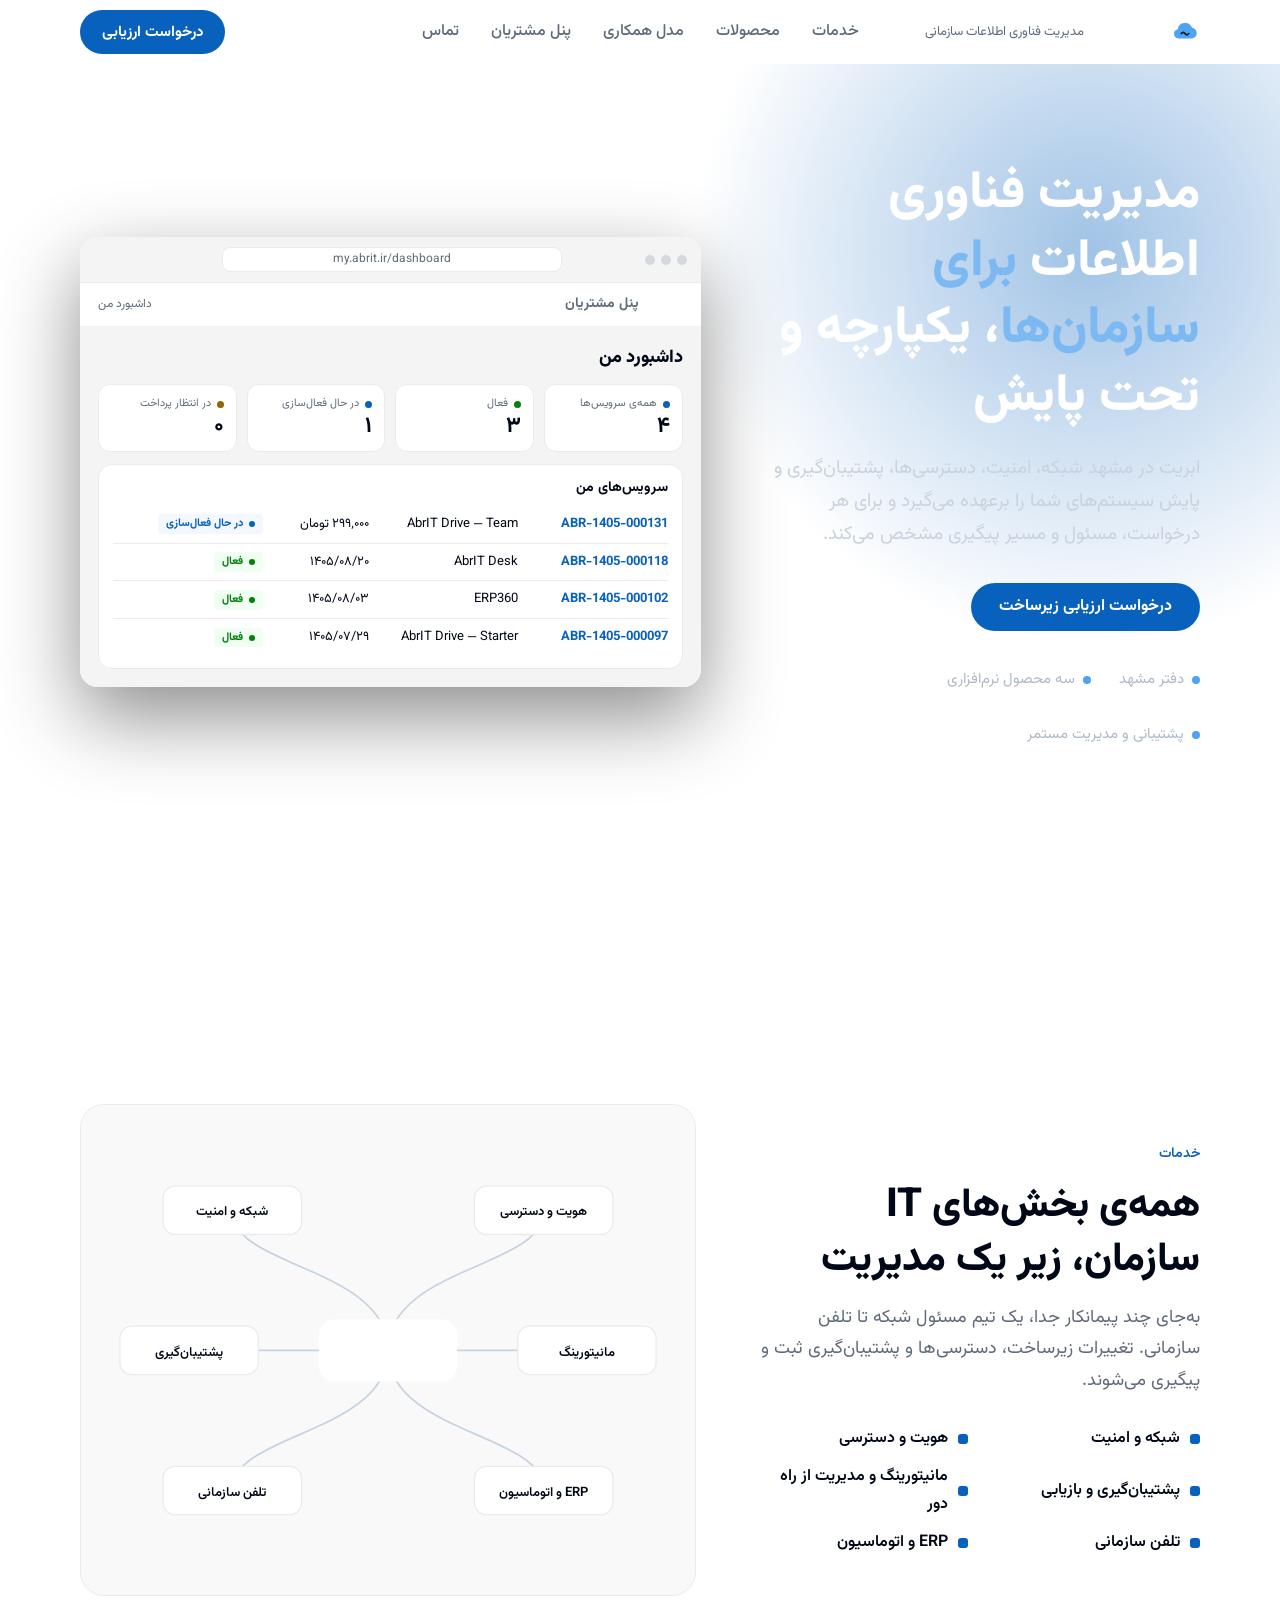
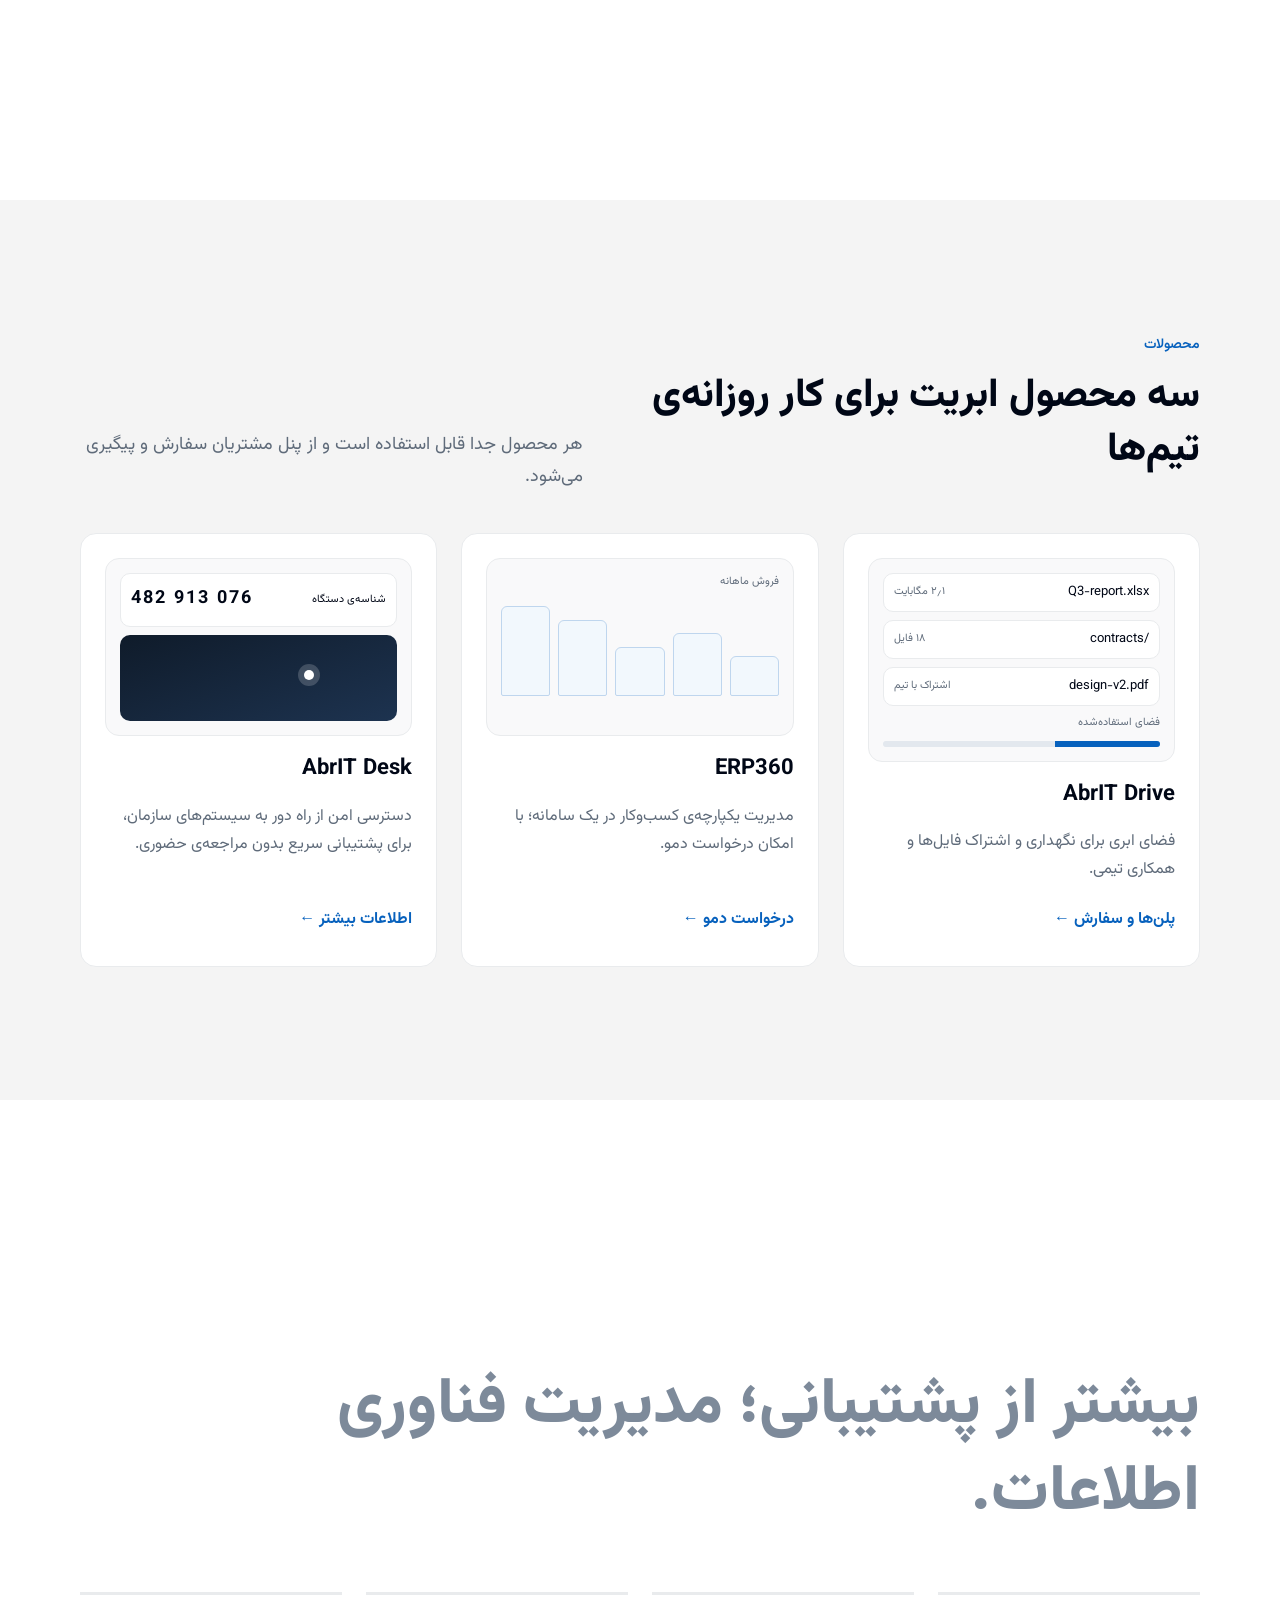
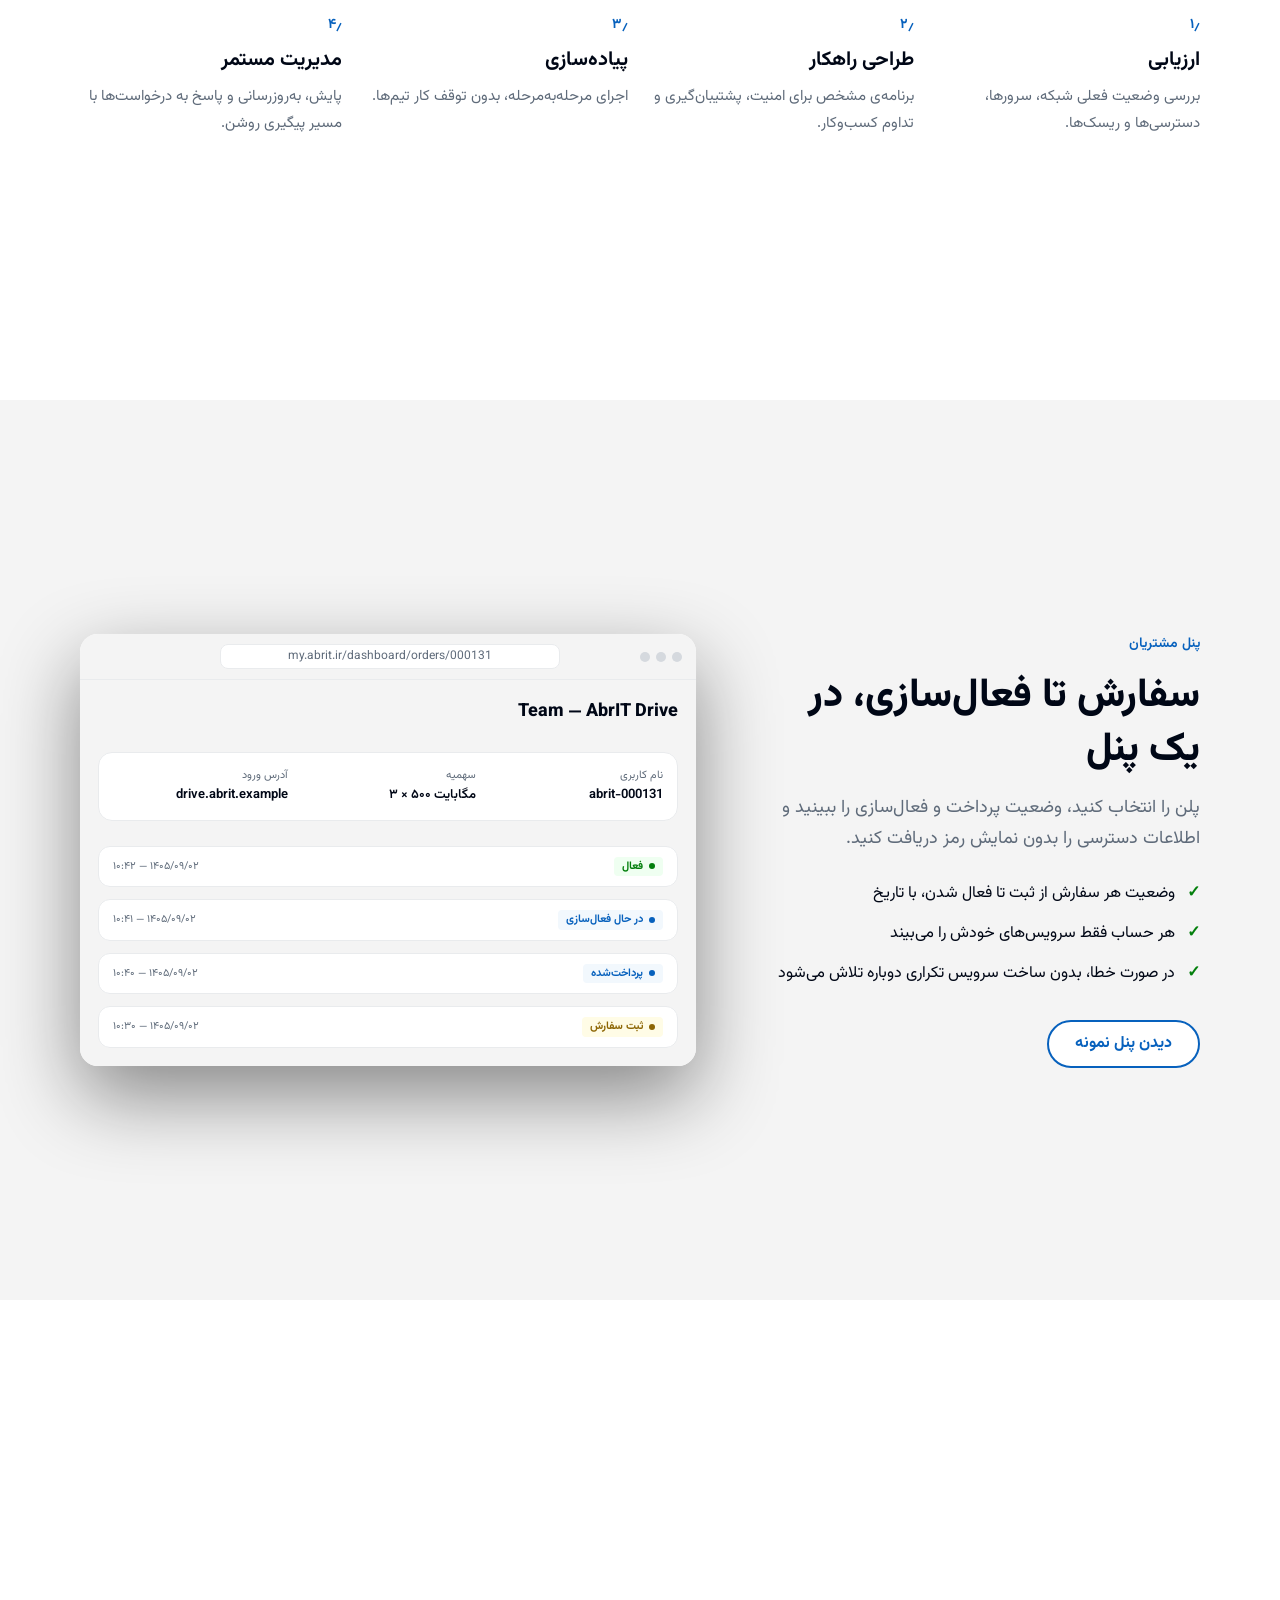
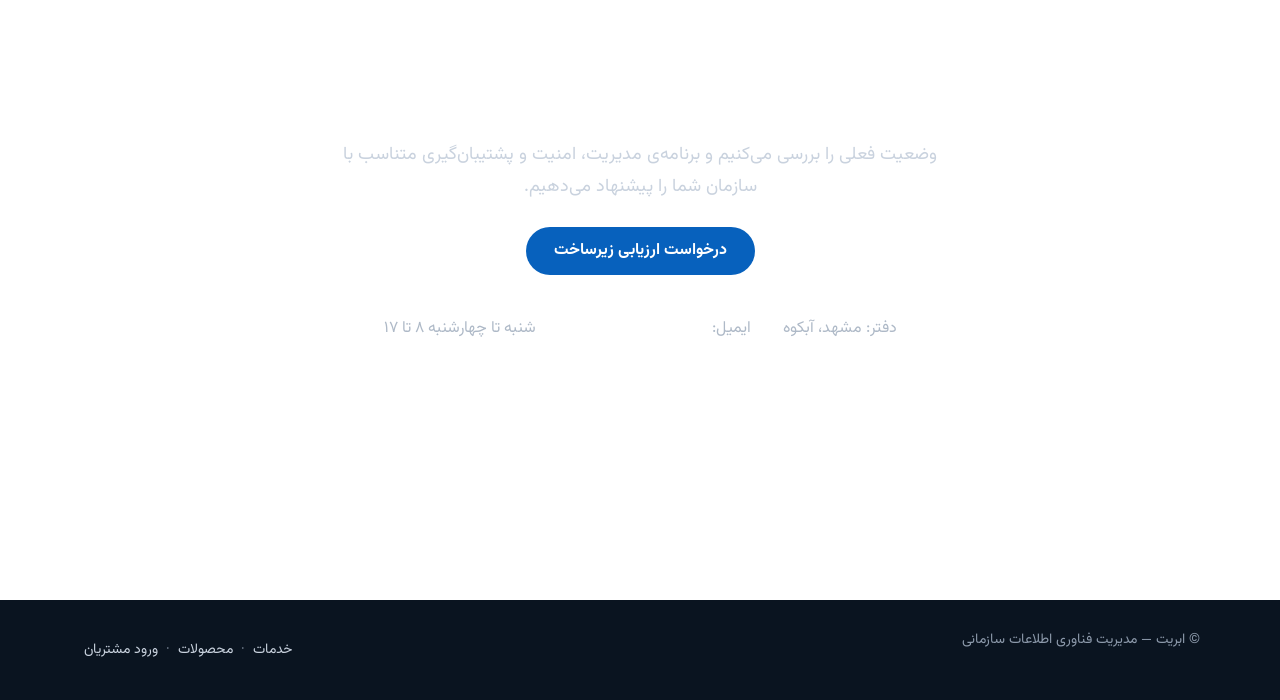
<file: landing/index.html>
<!DOCTYPE html>
<html lang="fa" dir="rtl" data-type="software" data-radius="soft" data-buttons="pill" data-motion="on">
<head>
<meta charset="utf-8">
<meta name="viewport" content="width=device-width, initial-scale=1">
<title>ابریت — مدیریت فناوری اطلاعات سازمانی در مشهد</title>
<meta name="description" content="ابریت شبکه، امنیت، دسترسی‌ها، پشتیبان‌گیری و پایش فناوری اطلاعات سازمان شما را مدیریت می‌کند؛ با محصولات AbrIT Drive، ERP360 و AbrIT Desk.">
<meta name="page-type" content="software">
<meta name="site-kind" content="software">
<meta name="theme-color" content="#0F1B2A">
<meta property="og:title" content="ابریت — مدیریت فناوری اطلاعات سازمانی">
<meta property="og:description" content="بیشتر از پشتیبانی؛ مدیریت فناوری اطلاعات. ارزیابی، طراحی راهکار، پیاده‌سازی و مدیریت مستمر.">
<meta property="og:type" content="website">
<meta property="og:locale" content="fa_IR">
<link rel="icon" href="data:image/svg+xml,%3Csvg xmlns='http://www.w3.org/2000/svg' viewBox='0 0 28 28'%3E%3Cpath d='M8 20h12a5 5 0 0 0 .6-9.96A7 7 0 0 0 7.2 11.5 4.3 4.3 0 0 0 8 20Z' fill='%230761BD'/%3E%3C/svg%3E">
<link rel="stylesheet" href="../design-system/tokens.css">
<!--
  Concept landing page prepared for the AbrIT technical evaluation (not an official AbrIT page).
  Plan
  1. kind: software (managed IT services + own software products), page type software, site-kind software
  2. deal: client palette from design-system (navy #0F1B2A + blue #0761BD: infrastructure, trust; no violet),
     type Vazirmatn (single family, Persian), radius soft, buttons pill, hero = dark split with live app-frame
     (the customer panel), ground = dark hero with a faint dot grid (CSS), effect = none (perf), moments = 1
     (type-led statement with word highlight inside its own section), nav centre, footer dark, close type.
  Sections (1440x900): hero(1) · services hub diagram(1) · products with UI fragments(1) · model + statement moment(1) · panel(1) · close+footer(1)
  Facts used are only those published on abrit.ir; no figures, customers or quotes are invented.
-->
<style>
/* ---------- base ---------- */
*{box-sizing:border-box}
html{scroll-behavior:smooth;scroll-padding-top:calc(var(--abr-nav-h) + 8px)}
body{margin:0;font-family:var(--abr-font);font-size:16px;line-height:1.75;color:var(--abr-text);background:var(--abr-surface);-webkit-font-smoothing:antialiased}
img,svg{display:block}
a{color:var(--abr-link)}
:focus-visible{outline:none;box-shadow:var(--abr-focus-ring);border-radius:6px}
.sr-only{position:absolute!important;width:1px;height:1px;overflow:hidden;clip:rect(0,0,0,0);white-space:nowrap}
.skip{position:fixed;inset-inline-start:16px;top:-80px;z-index:999;background:#fff;color:var(--abr-primary);padding:12px 18px;border-radius:10px;font-weight:700;text-decoration:none}
.skip:focus{top:12px}
bdi.ltr{direction:ltr;unicode-bidi:isolate}

.wrap{width:100%;max-width:calc(var(--abr-content-max) + 2*var(--abr-page-pad-x));margin-inline:auto;padding-inline:var(--abr-page-pad-x)}
main>section{min-height:100svh;display:flex;align-items:center;padding-block:96px}
main>section>.wrap{width:100%}
.eyebrow{font-size:14px;font-weight:600;color:var(--abr-primary);margin:0 0 12px}
h2{font-size:40px;line-height:1.35;font-weight:800;margin:0 0 16px;letter-spacing:0}
.lead{font-size:18px;color:var(--abr-text-2);max-width:620px;margin:0}

/* ---------- buttons ---------- */
.btn{display:inline-flex;align-items:center;justify-content:center;gap:8px;min-height:48px;padding:10px 26px;border-radius:var(--abr-radius-pill);font:700 16px/1.4 var(--abr-font);text-decoration:none;border:2px solid transparent;cursor:pointer;transition:transform var(--abr-dur-fast) var(--abr-ease),background var(--abr-dur-base) var(--abr-ease),box-shadow var(--abr-dur-base) var(--abr-ease)}
.btn--primary{background:var(--abr-primary);color:#fff}
.btn--primary:hover{background:var(--abr-primary-hover);transform:translateY(-1px);box-shadow:var(--abr-shadow-2)}
.btn--ghost{background:transparent;color:#fff;border-color:rgba(255,255,255,.45)}
.btn--ghost:hover{border-color:#fff;transform:translateY(-1px)}
.btn--outline{background:#fff;color:var(--abr-primary);border-color:var(--abr-primary)}
.btn--outline:hover{background:var(--abr-primary-soft);transform:translateY(-1px)}
.btn:active{transform:translateY(0) scale(.98)}
.link{color:var(--abr-primary);font-weight:700;text-decoration:none;background:linear-gradient(currentColor,currentColor) 100% 100%/0 2px no-repeat;transition:background-size var(--abr-dur-base) var(--abr-ease);display:inline-flex;align-items:center;min-height:44px}
.link:hover{background-size:100% 2px}

/* ---------- nav ---------- */
.nav{position:fixed;inset-inline:0;top:0;z-index:var(--abr-z-nav);height:64px;background:var(--abr-nav-bg);transition:background var(--abr-dur-base) var(--abr-ease),box-shadow var(--abr-dur-base)}
.nav.solid{background:rgba(15,27,42,.92);backdrop-filter:blur(10px);box-shadow:0 1px 0 rgba(255,255,255,.08)}
.nav .wrap{height:100%;display:grid;grid-template-columns:1fr auto 1fr;align-items:center;gap:24px}
.brand{display:flex;align-items:center;gap:10px;color:#fff;font-weight:800;font-size:22px;text-decoration:none;min-height:44px;letter-spacing:.5px}
.brand small{font-weight:400;font-size:13px;color:var(--abr-nav-muted);letter-spacing:0}
.nav__links{display:flex;gap:4px;list-style:none;margin:0;padding:0}
.nav__links a{display:inline-flex;align-items:center;min-height:44px;padding:0 14px;color:var(--abr-nav-muted);text-decoration:none;font-weight:500;border-radius:999px;transition:color var(--abr-dur-fast),background var(--abr-dur-fast)}
.nav__links a:hover{color:#fff;background:rgba(255,255,255,.08)}
.nav__end{display:flex;justify-content:flex-end;gap:12px;align-items:center}
.nav__end .btn{min-height:44px;padding:8px 20px;font-size:15px}
.nav__login{color:#fff;text-decoration:none;font-weight:600;min-height:44px;display:inline-flex;align-items:center;padding:0 8px}
.burger{display:none;background:none;border:0;color:#fff;width:44px;height:44px;border-radius:10px;cursor:pointer}

/* ---------- hero ---------- */
.hero{background:var(--abr-nav-bg);color:#fff;position:relative;overflow:hidden;padding-top:120px!important}
.hero::before{content:"";position:absolute;inset:0;background-image:radial-gradient(rgba(255,255,255,.09) 1px,transparent 1px);background-size:28px 28px;mask-image:linear-gradient(to bottom,#000 30%,transparent 95%)}
.hero::after{content:"";position:absolute;width:900px;height:900px;inset-inline-start:-260px;top:-200px;background:radial-gradient(circle,rgba(7,97,189,.38),transparent 62%);pointer-events:none}
.hero .wrap{position:relative;z-index:1;display:grid;grid-template-columns:minmax(0,5fr) minmax(0,7fr);gap:56px;align-items:center}
.hero h1{font-size:52px;line-height:1.3;font-weight:800;margin:0 0 20px}
.hero h1 span{color:#7CB8F2}
.hero__lead{font-size:19px;color:#C9D2DE;margin:0 0 32px;max-width:520px}
.hero__actions{display:flex;gap:14px;flex-wrap:wrap}
.hero__fact{margin-top:36px;display:flex;gap:28px;flex-wrap:wrap;color:#AEB9C7;font-size:15px;padding:0;list-style:none}
.hero__fact li{display:flex;gap:8px;align-items:center}
.hero__fact li::before{content:"";width:8px;height:8px;border-radius:50%;background:#4FA3F0}

/* app frame (live UI of the customer panel) */
.app-frame{background:#fff;color:var(--abr-text);border-radius:18px;box-shadow:0 30px 80px rgba(0,0,0,.45),0 0 0 1px rgba(255,255,255,.08);overflow:hidden;font-size:13px;line-height:1.6}
.app-frame__bar{display:flex;align-items:center;justify-content:space-between;gap:10px;background:#F4F4F4;padding:10px 14px;border-bottom:1px solid var(--abr-border)}
.dots{display:flex;gap:6px;direction:ltr}.dots i{width:10px;height:10px;border-radius:50%;background:#D5D9DE}
.url{flex:1;max-width:340px;background:#fff;border:1px solid var(--abr-border);border-radius:8px;padding:2px 10px;color:var(--abr-text-2);font-size:12px;text-align:center}
.app-nav{background:var(--abr-nav-bg);color:#fff;display:flex;justify-content:space-between;align-items:center;padding:10px 18px;font-size:12px}
.app-nav b{font-size:14px}
.app-nav span{color:var(--abr-nav-muted)}
.app-body{padding:18px;background:var(--abr-bg);display:flex;flex-direction:column;gap:12px}
.app-title{font-size:18px;font-weight:800;margin:0}
.stats{display:grid;grid-template-columns:repeat(4,1fr);gap:10px}
.stat{background:#fff;border:1px solid var(--abr-border);border-radius:12px;padding:10px 12px}
.stat span{color:var(--abr-text-2);font-size:11px;display:flex;align-items:center;gap:6px}
.stat span::before{content:"";width:7px;height:7px;border-radius:50%;background:var(--c,#0761BD)}
.stat b{font-size:22px;line-height:1.3}
.tbl{background:#fff;border:1px solid var(--abr-border);border-radius:14px;padding:12px 14px}
.tbl-title{margin:0 0 6px;font-size:14px;font-weight:700}
.row{display:grid;grid-template-columns:1.3fr 1.3fr .9fr 1.4fr;gap:10px;align-items:center;padding:8px 0;border-top:1px solid var(--abr-border)}
.row:first-of-type{border-top:0}
.row .id{color:var(--abr-link);font-weight:700;direction:ltr;text-align:right}
.badge{display:inline-flex;align-items:center;gap:6px;padding:1px 8px;border-radius:4px;font-size:11px;font-weight:700;white-space:nowrap;justify-self:start}
.badge::before{content:"";width:6px;height:6px;border-radius:50%;background:currentColor}
.b-ok{color:var(--abr-success);background:var(--abr-success-bg)}.b-wait{color:var(--abr-warning);background:var(--abr-warning-bg)}.b-run{color:var(--abr-info);background:var(--abr-info-bg)}
.live .badge.b-run{animation:pulseBadge 3s var(--abr-ease) infinite}
@keyframes pulseBadge{0%,100%{opacity:1}50%{opacity:.55}}

/* ---------- services (hub diagram) ---------- */
.services .wrap{display:grid;grid-template-columns:minmax(0,5fr) minmax(0,7fr);gap:64px;align-items:center}
.svc-list{list-style:none;margin:28px 0 0;padding:0;display:grid;grid-template-columns:1fr 1fr;gap:10px 24px}
.svc-list li{display:flex;gap:10px;align-items:center;font-weight:600}
.svc-list li::before{content:"";width:10px;height:10px;border-radius:3px;background:var(--abr-primary);flex:none}
.hub{background:var(--abr-subtle);border:1px solid var(--abr-border);border-radius:24px;padding:24px;aspect-ratio:1.25}
.hub svg{width:100%;height:100%}
.hub .line{stroke:#C7D3E0;stroke-width:2;fill:none}
.hub .pulse{stroke:var(--abr-primary);stroke-width:3;fill:none;stroke-linecap:round;stroke-dasharray:14 400;animation:run 3.2s linear infinite}
@keyframes run{from{stroke-dashoffset:414}to{stroke-dashoffset:0}}
.hub:hover .pulse{animation-duration:2.4s}
.hub .node rect{fill:#fff;stroke:var(--abr-border);stroke-width:1.5}
.hub .node text{font:600 15px var(--abr-font);fill:var(--abr-text)}
.hub .core rect{fill:var(--abr-nav-bg)}
.hub .core text{fill:#fff;font:800 20px var(--abr-font)}

/* ---------- products ---------- */
.products{background:var(--abr-bg)}
.products__head{display:flex;justify-content:space-between;align-items:end;gap:32px;margin-bottom:40px}
.cards{display:grid;grid-template-columns:repeat(3,1fr);gap:24px}
.card{background:#fff;border:1px solid var(--abr-border);border-radius:var(--abr-radius-lg);padding:24px;display:flex;flex-direction:column;gap:14px;text-decoration:none;color:inherit;transition:transform var(--abr-dur-base) var(--abr-ease),box-shadow var(--abr-dur-base) var(--abr-ease)}
a.card:hover{transform:translateY(-2px);box-shadow:var(--abr-shadow-2)}
.card h3{margin:0;font-size:22px}
.card p{margin:0;color:var(--abr-text-2)}
.card .link{margin-top:auto}
.frag{background:var(--abr-subtle);border:1px solid var(--abr-border);border-radius:14px;padding:14px;font-size:13px;min-height:178px;display:flex;flex-direction:column;gap:8px}
.file{display:flex;justify-content:space-between;align-items:center;background:#fff;border:1px solid var(--abr-border);border-radius:10px;padding:7px 10px}
.file span{direction:ltr}
.file small{color:var(--abr-text-2)}
.quota{height:6px;border-radius:3px;background:#E3E8EE;overflow:hidden}
.quota i{display:block;height:100%;width:38%;background:var(--abr-primary);animation:fill 3.6s var(--abr-ease) infinite alternate}
@keyframes fill{from{width:22%}to{width:38%}}
.bars{display:flex;gap:8px;align-items:end;height:96px;padding-top:6px}
.bars i{flex:1;background:var(--abr-primary-soft);border:1px solid #BFD6EE;border-radius:6px 6px 2px 2px;transform-origin:bottom;animation:grow 3s var(--abr-ease) infinite alternate}
.bars i:nth-child(2){animation-delay:.2s}.bars i:nth-child(3){animation-delay:.4s}.bars i:nth-child(4){animation-delay:.6s}.bars i:nth-child(5){animation-delay:.8s}
@keyframes grow{from{transform:scaleY(.6)}to{transform:scaleY(1)}}
.desk-id{display:flex;gap:8px;align-items:center;justify-content:space-between;background:#fff;border:1px solid var(--abr-border);border-radius:10px;padding:10px}
.desk-id b{direction:ltr;font-size:18px;letter-spacing:2px}
.desk-screen{flex:1;border-radius:10px;background:linear-gradient(160deg,#0F1B2A,#1d3350);position:relative;overflow:hidden}
.desk-screen::after{content:"";position:absolute;width:10px;height:10px;border-radius:50%;background:#fff;box-shadow:0 0 0 6px rgba(255,255,255,.18);top:40%;inset-inline-start:30%;animation:cursor 3.4s var(--abr-ease) infinite}
@keyframes cursor{0%{transform:translate(0,0)}50%{transform:translate(60px,22px)}100%{transform:translate(0,0)}}

/* ---------- model + statement moment ---------- */
.model .wrap{display:flex;flex-direction:column;gap:56px}
.statement{font-size:64px;line-height:1.35;font-weight:800;margin:0;max-width:1100px}
.statement .w{color:#7D8A9A;transition:color var(--abr-dur-slow) var(--abr-ease)}
.statement .w.on{color:var(--abr-text)}
.statement .w.on.accent{color:var(--abr-primary)}
.steps{list-style:none;margin:0;padding:0;display:grid;grid-template-columns:repeat(4,1fr);gap:24px;counter-reset:st}
.steps li{border-top:3px solid var(--abr-border);padding-top:18px;counter-increment:st}
.steps li::before{content:counter(st,persian) "٫";display:block;font-size:14px;font-weight:700;color:var(--abr-primary);margin-bottom:6px}
.steps h3{margin:0 0 6px;font-size:20px}
.steps p{margin:0;color:var(--abr-text-2);font-size:15px}

/* ---------- panel ---------- */
.panel{background:var(--abr-bg)}
.panel .wrap{display:grid;grid-template-columns:minmax(0,5fr) minmax(0,7fr);gap:64px;align-items:center}
.checks{list-style:none;padding:0;margin:24px 0 32px;display:flex;flex-direction:column;gap:12px}
.checks li{display:flex;gap:12px;align-items:flex-start}
.checks li::before{content:"✓";color:var(--abr-success);font-weight:800;line-height:1.75}
.timeline{display:flex;flex-direction:column;gap:12px}
.tl{display:flex;gap:12px;align-items:center;justify-content:space-between;background:#fff;border:1px solid var(--abr-border);border-radius:12px;padding:10px 14px}
.tl small{color:var(--abr-text-2)}
.kv{display:grid;grid-template-columns:repeat(3,1fr);gap:12px;background:#fff;border:1px solid var(--abr-border);border-radius:14px;padding:14px}
.kv dt{font-size:11px;color:var(--abr-text-2)}.kv dd{margin:0;font-weight:600;direction:ltr;text-align:right}

/* ---------- close + footer ---------- */
.close{background:var(--abr-nav-bg);color:#fff;text-align:center}
.close .wrap{display:flex;flex-direction:column;align-items:center;gap:24px}
.close h2{font-size:56px;max-width:900px}
.close p{color:#C9D2DE;font-size:18px;max-width:640px;margin:0}
.contact{display:flex;gap:32px;flex-wrap:wrap;justify-content:center;color:#AEB9C7;list-style:none;padding:0;margin:8px 0 0}
.contact a{color:#fff;display:inline-flex;align-items:center;min-height:44px}
.contact li{display:flex;align-items:center;gap:6px}
footer{background:#0A1420;color:#8C99AA;font-size:14px;padding:28px 0}
footer .wrap{display:flex;justify-content:space-between;gap:16px;flex-wrap:wrap}
footer a{color:#C9D2DE;text-decoration:none;display:inline-flex;align-items:center;min-height:44px;padding-inline:4px}
footer a:hover{color:#fff}

/* ---------- entrance (hero only, once) ---------- */
[data-enter] .enter{opacity:0;transform:translateY(14px);animation:enter .7s var(--abr-ease) forwards}
[data-enter] .enter:nth-child(2){animation-delay:.08s}[data-enter] .enter:nth-child(3){animation-delay:.16s}[data-enter] .enter:nth-child(4){animation-delay:.24s}
[data-enter] .app-frame.enter{animation-delay:.25s}
@keyframes enter{to{opacity:1;transform:none}}

/* ---------- responsive ---------- */
@media (max-width:1024px){
  :root{--abr-page-pad-x:32px}
  .hero .wrap,.services .wrap,.panel .wrap{grid-template-columns:1fr;gap:40px}
  .hero h1{font-size:42px}
  .cards{grid-template-columns:1fr 1fr}
  .steps{grid-template-columns:1fr 1fr}
  .statement{font-size:48px}
  .nav__links{display:none}
  .nav .wrap{display:flex;justify-content:space-between}
  .nav .wrap>nav{flex:0 0 0;width:0}
  .nav__end .btn{display:none}
  .burger{display:inline-grid;place-items:center}
  .menu-open .nav__links{display:flex;position:fixed;inset:64px 0 0;flex-direction:column;background:var(--abr-nav-bg);padding:24px var(--abr-page-pad-x);gap:8px}
  .menu-open .nav__links a{font-size:22px;color:#fff}
}
@media (max-width:640px){
  :root{--abr-page-pad-x:16px}
  main>section{padding-block:72px;min-height:100svh}
  .frag{min-height:130px}
  .cards{gap:16px}
  .hero{min-height:100svh!important}
  .hero h1{font-size:32px}
  .hero__lead{font-size:17px}
  h2{font-size:28px}
  .hero__actions .btn,.close .btn{width:100%}
  .cards,.steps,.svc-list{grid-template-columns:1fr}
  .stats{grid-template-columns:1fr 1fr}
  .row{grid-template-columns:1fr 1fr}
  .row .hide-sm{display:none}
  .statement{font-size:34px}
  .close h2{font-size:34px}
  .kv{grid-template-columns:1fr 1fr}
  .products__head{flex-direction:column;align-items:flex-start}
  .nav__login{display:none}
  .brand small{display:none}
}
@media (prefers-reduced-motion: reduce){
  *,*::before,*::after{animation:none!important;transition:none!important}
  [data-enter] .enter{opacity:1;transform:none}
  .statement .w{color:var(--abr-text)}
  html{scroll-behavior:auto}
}
</style>
</head>
<body>
<a class="skip" href="#main">پرش به محتوای اصلی</a>

<header class="nav" id="nav">
  <div class="wrap">
    <a class="brand" href="#top" aria-label="ابریت، صفحه‌ی اصلی">
      <svg width="30" height="30" viewBox="0 0 28 28" fill="none" aria-hidden="true"><path d="M8 20h12a5 5 0 0 0 .6-9.96A7 7 0 0 0 7.2 11.5 4.3 4.3 0 0 0 8 20Z" fill="#4FA3F0"/><path d="M10.5 15.5c1.2-1.6 2.3-1.6 3.5 0s2.3 1.6 3.5 0" stroke="#0F1B2A" stroke-width="1.6" stroke-linecap="round"/></svg>
      ABRIT <small>مدیریت فناوری اطلاعات سازمانی</small>
    </a>
    <nav aria-label="منوی اصلی"><ul class="nav__links" id="menu">
      <li><a href="#services">خدمات</a></li><li><a href="#products">محصولات</a></li><li><a href="#model">مدل همکاری</a></li><li><a href="#panel">پنل مشتریان</a></li><li><a href="#contact">تماس</a></li>
    </ul></nav>
    <div class="nav__end">
      <a class="nav__login" href="../docs/prototype/index.html#d7">ورود مشتریان</a>
      <a class="btn btn--primary" href="#contact">درخواست ارزیابی</a>
      <button class="burger" type="button" aria-label="منو" aria-expanded="false" aria-controls="menu"><svg width="22" height="22" viewBox="0 0 24 24" fill="none" aria-hidden="true"><path d="M4 7h16M4 12h16M4 17h16" stroke="currentColor" stroke-width="2" stroke-linecap="round"/></svg></button>
    </div>
  </div>
</header>

<main id="main" tabindex="-1">

  <!-- 1 · hero -->
  <section class="hero" id="top" data-enter style="--h:1">
    <div class="wrap">
      <div>
        <h1 class="enter">مدیریت فناوری اطلاعات <span>برای سازمان‌ها</span>، یکپارچه و تحت پایش</h1>
        <p class="enter hero__lead">ابریت در مشهد شبکه، امنیت، دسترسی‌ها، پشتیبان‌گیری و پایش سیستم‌های شما را برعهده می‌گیرد و برای هر درخواست، مسئول و مسیر پیگیری مشخص می‌کند.</p>
        <div class="hero__actions enter">
          <a class="btn btn--primary" href="#contact">درخواست ارزیابی زیرساخت</a>
          <a class="btn btn--ghost" href="#products">دیدن محصولات</a>
        </div>
        <ul class="hero__fact enter" aria-label="در یک نگاه">
          <li>دفتر مشهد</li><li>سه محصول نرم‌افزاری</li><li>پشتیبانی و مدیریت مستمر</li>
        </ul>
      </div>

      <div class="app-frame enter live" role="img" aria-label="نمای پنل مشتریان ابریت: داشبورد سفارش‌ها با وضعیت فعال‌سازی سرویس‌ها">
        <div class="app-frame__bar"><div class="dots"><i></i><i></i><i></i></div><div class="url"><bdi class="ltr">my.abrit.ir/dashboard</bdi></div><span style="width:46px"></span></div>
        <div class="app-nav"><b>ABRIT <span>پنل مشتریان</span></b><span>داشبورد من</span></div>
        <div class="app-body">
          <p class="app-title">داشبورد من</p>
          <div class="stats">
            <div class="stat"><span>همه‌ی سرویس‌ها</span><b>۴</b></div>
            <div class="stat" style="--c:var(--abr-success)"><span>فعال</span><b>۳</b></div>
            <div class="stat" style="--c:var(--abr-info)"><span>در حال فعال‌سازی</span><b>۱</b></div>
            <div class="stat" style="--c:var(--abr-warning)"><span>در انتظار پرداخت</span><b>۰</b></div>
          </div>
          <div class="tbl">
            <p class="tbl-title">سرویس‌های من</p>
            <div class="row"><span class="id">ABR-1405-000131</span><span>AbrIT Drive — Team</span><span class="hide-sm">۲۹۹٬۰۰۰ تومان</span><span class="badge b-run">در حال فعال‌سازی</span></div>
            <div class="row"><span class="id">ABR-1405-000118</span><span>AbrIT Desk</span><span class="hide-sm">۱۴۰۵/۰۸/۲۰</span><span class="badge b-ok">فعال</span></div>
            <div class="row"><span class="id">ABR-1405-000102</span><span>ERP360</span><span class="hide-sm">۱۴۰۵/۰۸/۰۳</span><span class="badge b-ok">فعال</span></div>
            <div class="row"><span class="id">ABR-1405-000097</span><span>AbrIT Drive — Starter</span><span class="hide-sm">۱۴۰۵/۰۷/۲۹</span><span class="badge b-ok">فعال</span></div>
          </div>
        </div>
      </div>
    </div>
  </section>

  <!-- 2 · services -->
  <section class="services" id="services" style="--h:1">
    <div class="wrap">
      <div>
        <p class="eyebrow">خدمات</p>
        <h2>همه‌ی بخش‌های IT سازمان، زیر یک مدیریت</h2>
        <p class="lead">به‌جای چند پیمانکار جدا، یک تیم مسئول شبکه تا تلفن سازمانی. تغییرات زیرساخت، دسترسی‌ها و پشتیبان‌گیری ثبت و پیگیری می‌شوند.</p>
        <ul class="svc-list">
          <li>شبکه و امنیت</li><li>هویت و دسترسی</li><li>پشتیبان‌گیری و بازیابی</li><li>مانیتورینگ و مدیریت از راه دور</li><li>تلفن سازمانی</li><li>ERP و اتوماسیون</li>
        </ul>
      </div>
      <div class="hub" role="img" aria-label="نمودار: ابریت در مرکز، متصل به شش حوزه‌ی شبکه و امنیت، هویت و دسترسی، پشتیبان‌گیری، مانیتورینگ، تلفن سازمانی و ERP">
        <svg viewBox="0 0 640 512" aria-hidden="true">
          <g>
            <path class="line" id="l1" d="M320 256 C 320 160, 140 160, 140 96"/>
            <path class="line" id="l2" d="M320 256 C 320 160, 500 160, 500 96"/>
            <path class="line" id="l3" d="M320 256 C 220 256, 140 256, 110 256"/>
            <path class="line" id="l4" d="M320 256 C 420 256, 500 256, 530 256"/>
            <path class="line" id="l5" d="M320 256 C 320 352, 140 352, 140 416"/>
            <path class="line" id="l6" d="M320 256 C 320 352, 500 352, 500 416"/>
            <use href="#l1" class="pulse"/><use href="#l2" class="pulse" style="animation-delay:-.6s"/><use href="#l3" class="pulse" style="animation-delay:-1.2s"/>
            <use href="#l4" class="pulse" style="animation-delay:-1.8s"/><use href="#l5" class="pulse" style="animation-delay:-2.4s"/><use href="#l6" class="pulse" style="animation-delay:-3s"/>
          </g>
          <g class="node"><rect x="60" y="66" width="160" height="56" rx="14"/><text x="140" y="100" text-anchor="middle">شبکه و امنیت</text></g>
          <g class="node"><rect x="420" y="66" width="160" height="56" rx="14"/><text x="500" y="100" text-anchor="middle">هویت و دسترسی</text></g>
          <g class="node"><rect x="10" y="228" width="160" height="56" rx="14"/><text x="90" y="262" text-anchor="middle">پشتیبان‌گیری</text></g>
          <g class="node"><rect x="470" y="228" width="160" height="56" rx="14"/><text x="550" y="262" text-anchor="middle">مانیتورینگ</text></g>
          <g class="node"><rect x="60" y="390" width="160" height="56" rx="14"/><text x="140" y="424" text-anchor="middle">تلفن سازمانی</text></g>
          <g class="node"><rect x="420" y="390" width="160" height="56" rx="14"/><text x="500" y="424" text-anchor="middle">ERP و اتوماسیون</text></g>
          <g class="core"><rect x="240" y="220" width="160" height="72" rx="18"/><text x="320" y="264" text-anchor="middle">ABRIT</text></g>
        </svg>
      </div>
    </div>
  </section>

  <!-- 3 · products -->
  <section class="products" id="products" style="--h:1">
    <div class="wrap">
      <div class="products__head">
        <div><p class="eyebrow">محصولات</p><h2>سه محصول ابریت برای کار روزانه‌ی تیم‌ها</h2></div>
        <p class="lead">هر محصول جدا قابل استفاده است و از پنل مشتریان سفارش و پیگیری می‌شود.</p>
      </div>
      <div class="cards">
        <a class="card" href="#panel">
          <div class="frag" aria-hidden="true">
            <div class="file"><span>Q3-report.xlsx</span><small>۲٫۱ مگابایت</small></div>
            <div class="file"><span>contracts/</span><small>۱۸ فایل</small></div>
            <div class="file"><span>design-v2.pdf</span><small>اشتراک با تیم</small></div>
            <small style="color:var(--abr-text-2)">فضای استفاده‌شده</small><div class="quota"><i></i></div>
          </div>
          <h3>AbrIT Drive</h3>
          <p>فضای ابری برای نگهداری و اشتراک فایل‌ها و همکاری تیمی.</p>
          <span class="link">پلن‌ها و سفارش ←</span>
        </a>
        <a class="card" href="#contact">
          <div class="frag" aria-hidden="true">
            <small style="color:var(--abr-text-2)">فروش ماهانه</small>
            <div class="bars"><i style="height:45%"></i><i style="height:70%"></i><i style="height:55%"></i><i style="height:85%"></i><i style="height:100%"></i></div>
          </div>
          <h3>ERP360</h3>
          <p>مدیریت یکپارچه‌ی کسب‌وکار در یک سامانه؛ با امکان درخواست دمو.</p>
          <span class="link">درخواست دمو ←</span>
        </a>
        <a class="card" href="#contact">
          <div class="frag" aria-hidden="true">
            <div class="desk-id"><small>شناسه‌ی دستگاه</small><b>482 913 076</b></div>
            <div class="desk-screen"></div>
          </div>
          <h3>AbrIT Desk</h3>
          <p>دسترسی امن از راه دور به سیستم‌های سازمان، برای پشتیبانی سریع بدون مراجعه‌ی حضوری.</p>
          <span class="link">اطلاعات بیشتر ←</span>
        </a>
      </div>
    </div>
  </section>

  <!-- 4 · model + dealt moment (type-led statement) -->
  <section class="model" id="model" style="--h:1">
    <div class="wrap">
      <p class="statement" id="statement" aria-label="بیشتر از پشتیبانی؛ مدیریت فناوری اطلاعات.">
        <span class="w">بیشتر</span> <span class="w">از</span> <span class="w">پشتیبانی؛</span> <span class="w accent">مدیریت</span> <span class="w accent">فناوری</span> <span class="w accent">اطلاعات.</span>
      </p>
      <div>
        <h2 class="sr-only">مدل همکاری چهارمرحله‌ای</h2>
        <ol class="steps">
          <li><h3>ارزیابی</h3><p>بررسی وضعیت فعلی شبکه، سرورها، دسترسی‌ها و ریسک‌ها.</p></li>
          <li><h3>طراحی راهکار</h3><p>برنامه‌ی مشخص برای امنیت، پشتیبان‌گیری و تداوم کسب‌وکار.</p></li>
          <li><h3>پیاده‌سازی</h3><p>اجرای مرحله‌به‌مرحله، بدون توقف کار تیم‌ها.</p></li>
          <li><h3>مدیریت مستمر</h3><p>پایش، به‌روزرسانی و پاسخ به درخواست‌ها با مسیر پیگیری روشن.</p></li>
        </ol>
      </div>
    </div>
  </section>

  <!-- 5 · panel -->
  <section class="panel" id="panel" style="--h:1">
    <div class="wrap">
      <div>
        <p class="eyebrow">پنل مشتریان</p>
        <h2>سفارش تا فعال‌سازی، در یک پنل</h2>
        <p class="lead">پلن را انتخاب کنید، وضعیت پرداخت و فعال‌سازی را ببینید و اطلاعات دسترسی را بدون نمایش رمز دریافت کنید.</p>
        <ul class="checks">
          <li>وضعیت هر سفارش از ثبت تا فعال شدن، با تاریخ</li>
          <li>هر حساب فقط سرویس‌های خودش را می‌بیند</li>
          <li>در صورت خطا، بدون ساخت سرویس تکراری دوباره تلاش می‌شود</li>
        </ul>
        <a class="btn btn--outline" href="../docs/prototype/index.html#d1">دیدن پنل نمونه</a>
      </div>
      <div class="app-frame" role="img" aria-label="نمای جزئیات سرویس AbrIT Drive در پنل مشتریان با تاریخچه‌ی وضعیت">
        <div class="app-frame__bar"><div class="dots"><i></i><i></i><i></i></div><div class="url"><bdi class="ltr">my.abrit.ir/dashboard/orders/000131</bdi></div><span style="width:46px"></span></div>
        <div class="app-body">
          <p class="app-title">AbrIT Drive — <bdi>Team</bdi></p>
          <dl class="kv"><div><dt>نام کاربری</dt><dd>abrit-000131</dd></div><div><dt>سهمیه</dt><dd>۳ × ۵۰۰ مگابایت</dd></div><div><dt>آدرس ورود</dt><dd>drive.abrit.example</dd></div></dl>
          <div class="timeline">
            <div class="tl"><span class="badge b-ok">فعال</span><small>۱۴۰۵/۰۹/۰۲ — ۱۰:۴۲</small></div>
            <div class="tl"><span class="badge b-run">در حال فعال‌سازی</span><small>۱۴۰۵/۰۹/۰۲ — ۱۰:۴۱</small></div>
            <div class="tl"><span class="badge b-run">پرداخت‌شده</span><small>۱۴۰۵/۰۹/۰۲ — ۱۰:۴۰</small></div>
            <div class="tl"><span class="badge b-wait">ثبت سفارش</span><small>۱۴۰۵/۰۹/۰۲ — ۱۰:۳۰</small></div>
          </div>
        </div>
      </div>
    </div>
  </section>

  <!-- 6 · close -->
  <section class="close" id="contact" style="--h:1">
    <div class="wrap">
      <h2>زیرساخت IT سازمانتان را با ابریت ارزیابی کنید</h2>
      <p>وضعیت فعلی را بررسی می‌کنیم و برنامه‌ی مدیریت، امنیت و پشتیبان‌گیری متناسب با سازمان شما را پیشنهاد می‌دهیم.</p>
      <a class="btn btn--primary" href="mailto:info@abrit.example?subject=%D8%AF%D8%B1%D8%AE%D9%88%D8%A7%D8%B3%D8%AA%20%D8%A7%D8%B1%D8%B2%DB%8C%D8%A7%D8%A8%DB%8C">درخواست ارزیابی زیرساخت</a>
      <ul class="contact">
        <li>دفتر: مشهد، آبکوه</li>
        <li>ایمیل: <a href="mailto:info@abrit.example"><bdi class="ltr">info@abrit.example</bdi></a></li>
        <li>شنبه تا چهارشنبه ۸ تا ۱۷</li>
      </ul>
    </div>
  </section>
</main>

<footer>
  <div class="wrap">
    <span>© ابریت — مدیریت فناوری اطلاعات سازمانی</span>
    <span><a href="#services">خدمات</a> · <a href="#products">محصولات</a> · <a href="../docs/prototype/index.html#d7">ورود مشتریان</a></span>
  </div>
</footer>

<script>
// nav: solid after hero; burger
const nav=document.getElementById('nav');
const onScroll=()=>nav.classList.toggle('solid',scrollY>40); onScroll(); addEventListener('scroll',onScroll,{passive:true});
const burger=document.querySelector('.burger');
burger.addEventListener('click',()=>{const o=burger.getAttribute('aria-expanded')==='true';burger.setAttribute('aria-expanded',!o);document.body.classList.toggle('menu-open',!o);});
document.querySelectorAll('#menu a').forEach(a=>a.addEventListener('click',()=>{burger.setAttribute('aria-expanded','false');document.body.classList.remove('menu-open');}));
addEventListener('keydown',e=>{if(e.key==='Escape'&&document.body.classList.contains('menu-open')){burger.click();burger.focus();}});
// dealt moment: words of the statement light up while its own section is on screen
const words=[...document.querySelectorAll('#statement .w')];
if(!matchMedia('(prefers-reduced-motion: reduce)').matches){
  const sec=document.getElementById('model');
  const tick=()=>{const r=sec.getBoundingClientRect();const p=Math.min(1,Math.max(0,(innerHeight*.85-r.top)/(innerHeight*.6)));const n=Math.round(p*words.length);words.forEach((w,i)=>w.classList.toggle('on',i<n));};
  tick(); addEventListener('scroll',tick,{passive:true});
} else words.forEach(w=>w.classList.add('on'));
</script>
</body>
</html>
</file>
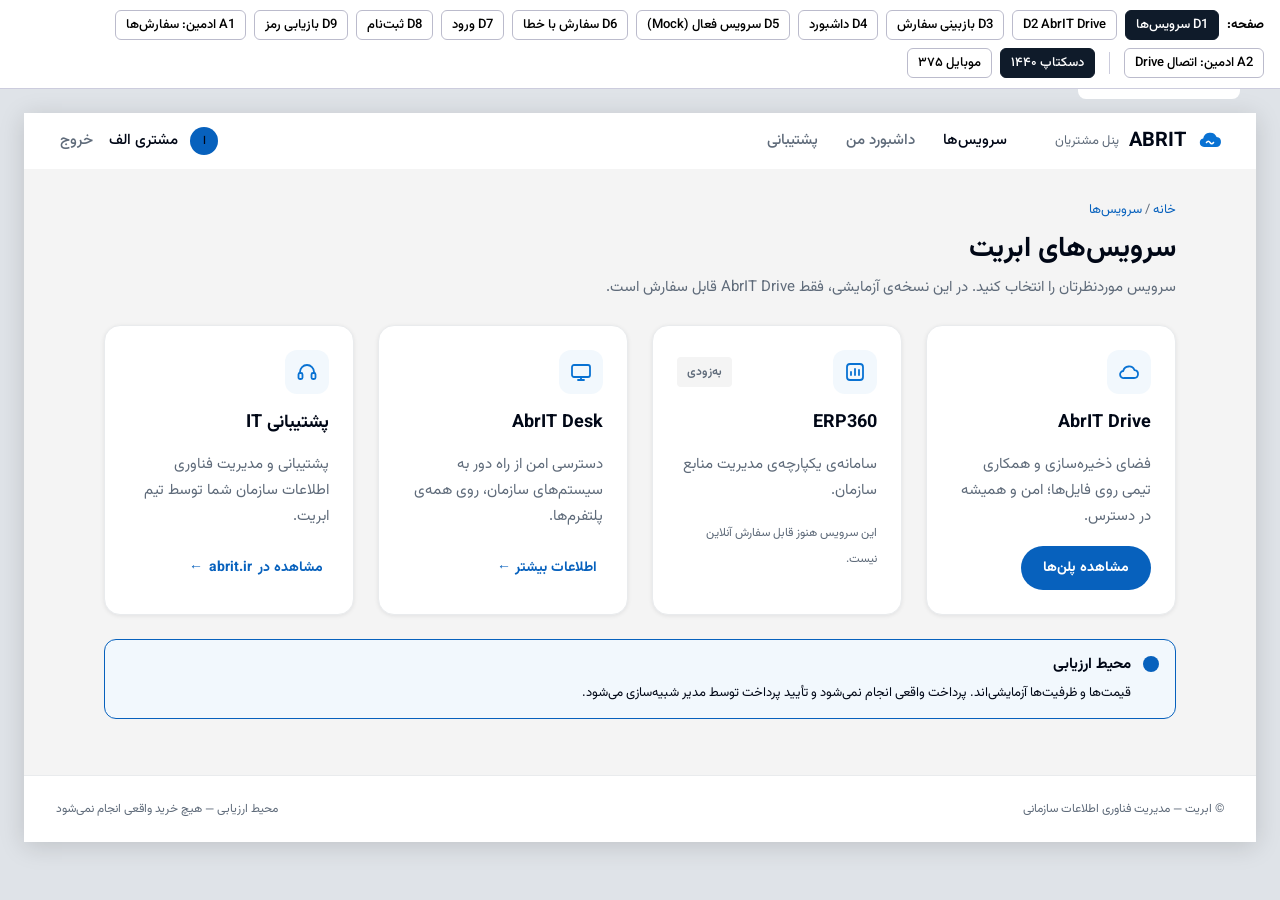
<file: docs/prototype/index.html>
<!DOCTYPE html>
<html lang="fa" dir="rtl">
<head>
<meta charset="utf-8">
<meta name="viewport" content="width=device-width, initial-scale=1">
<title>AbrIT Customer Panel — UI prototype (Cloudscape-inspired, RTL)</title>
<link rel="stylesheet" href="../../design-system/tokens.css">
<style>
/* =====================================================================
   THEME — copy everything between THEME START / THEME END into
   src/AbrIT.Theme/wwwroot/css/theme.css (replace @container with @media
   (max-width: 640px) in the real theme). Tokens = Figma variables.
   ===================================================================== */
/* THEME START */
/* tokens: ../../design-system/tokens.css (single source) */
.abr-app{font-family:var(--abr-font);color:var(--abr-text);background:var(--abr-bg);font-size:var(--abr-fs-body);line-height:var(--abr-lh-body);min-height:100%;display:flex;flex-direction:column}
.abr-app *{box-sizing:border-box}
.abr-app :where(a){color:var(--abr-link);text-decoration:none}
.abr-app :where(a:not(.abr-btn):not(.abr-nav__brand)):hover{text-decoration:underline}
bdi.ltr,.ltr{direction:ltr;unicode-bidi:isolate}

/* Top navigation */
.abr-nav{background:var(--abr-nav-bg);color:var(--abr-nav-text);height:56px;display:flex;align-items:center;justify-content:space-between;padding:0 32px;gap:24px}
.abr-nav__brand{display:flex;align-items:center;gap:10px;font-weight:700;font-size:20px;color:var(--abr-nav-text)}
.abr-nav__brand small{font-weight:400;font-size:13px;color:var(--abr-nav-muted)}
.abr-nav__right{display:flex;align-items:center;gap:48px}
.abr-nav__links{display:flex;gap:28px}
.abr-nav__links a{color:var(--abr-nav-muted);font-weight:500}
.abr-nav__links a[aria-current]{color:var(--abr-nav-text)}
.abr-nav__user{display:flex;align-items:center;gap:12px;color:var(--abr-nav-text);font-weight:500}
.abr-nav__user a{color:var(--abr-nav-muted);font-weight:400}
.abr-avatar{width:28px;height:28px;border-radius:50%;background:var(--abr-primary);display:inline-grid;place-items:center;font-size:12px}
.abr-nav__burger{display:none;background:none;border:0;color:var(--abr-nav-text);font-size:22px;cursor:pointer}

/* Layout */
.abr-main{flex:1;padding:28px 80px 56px;display:flex;flex-direction:column;gap:24px}
.abr-footer{background:var(--abr-surface);border-top:1px solid var(--abr-border);padding:20px 32px;display:flex;justify-content:space-between;gap:16px;font-size:12px;color:var(--abr-text-2)}
.abr-crumb{font-size:13px;color:var(--abr-link)}
.abr-crumb span{color:var(--abr-text-2)}
.abr-h1{font-size:28px;line-height:40px;font-weight:700;margin:0}
.abr-sub{font-size:15px;color:var(--abr-text-2);margin:0}
.abr-head{display:flex;flex-direction:column;gap:6px}
.abr-head__title{display:flex;align-items:center;gap:12px;flex-wrap:wrap}
.abr-grid{display:grid;gap:24px}
.abr-grid--4{grid-template-columns:repeat(4,1fr)}
.abr-grid--2{grid-template-columns:repeat(2,minmax(0,400px))}
.abr-cols{display:grid;grid-template-columns:1fr 420px;gap:24px;align-items:start}

/* Button */
.abr-btn{font-family:inherit;font-size:14px;font-weight:700;border-radius:var(--abr-radius-pill);padding:6px 20px;border:2px solid transparent;cursor:pointer;display:inline-flex;align-items:center;justify-content:center;gap:6px;white-space:nowrap;line-height:1.6}
.abr-btn--primary{background:var(--abr-primary);color:var(--abr-on-primary)}
.abr-btn--primary:hover{background:var(--abr-primary-hover)}
.abr-btn--normal{background:var(--abr-surface);color:var(--abr-primary);border-color:var(--abr-primary)}
.abr-btn--normal:hover{background:var(--abr-primary-soft)}
.abr-btn--link{background:none;color:var(--abr-link);padding:6px 0}
.abr-btn--danger{background:var(--abr-surface);color:var(--abr-error);border-color:var(--abr-error)}
.abr-btn--block{width:100%}
.abr-btn:focus-visible{outline:2px solid var(--abr-primary);outline-offset:2px}

/* Status badge */
.abr-badge{display:inline-flex;align-items:center;gap:6px;padding:2px 10px;border-radius:var(--abr-radius-xs);font-size:12px;font-weight:600;white-space:nowrap}
.abr-badge::before{content:"";width:8px;height:8px;border-radius:50%;background:currentColor}
.abr-badge[data-status=PendingPayment]{color:var(--abr-warning);background:var(--abr-warning-bg)}
.abr-badge[data-status=Paid],.abr-badge[data-status=Provisioning]{color:var(--abr-info);background:var(--abr-info-bg)}
.abr-badge[data-status=Active]{color:var(--abr-success);background:var(--abr-success-bg)}
.abr-badge[data-status=ActiveMock]{color:var(--abr-mock);background:var(--abr-mock-bg)}
.abr-badge[data-status=Failed]{color:var(--abr-error);background:var(--abr-error-bg)}
.abr-badge[data-status=Cancelled]{color:var(--abr-neutral);background:var(--abr-neutral-bg)}
.abr-badge--soon{color:var(--abr-neutral);background:var(--abr-neutral-bg)}
.abr-badge--soon::before,.abr-badge--plain::before{display:none}
.abr-badge--plain{color:var(--abr-primary);background:var(--abr-primary-soft)}

/* Container */
.abr-container{background:var(--abr-surface);border:1px solid var(--abr-border);border-radius:var(--abr-radius-lg);box-shadow:var(--abr-shadow-1);padding:20px 24px 24px;display:flex;flex-direction:column;gap:16px}
.abr-container__head{display:flex;justify-content:space-between;align-items:center;gap:16px}
.abr-container__title{font-size:18px;font-weight:700;margin:0}
.abr-container__desc{font-size:13px;color:var(--abr-text-2);margin:2px 0 0}

/* Key-value */
.abr-kv-grid{display:grid;grid-template-columns:repeat(3,1fr);gap:20px 24px;margin:0}
.abr-kv dt{font-size:12px;font-weight:500;color:var(--abr-text-2)}
.abr-kv dd{margin:2px 0 0;font-size:14px}

/* Alert */
.abr-alert{display:flex;gap:12px;padding:12px 16px;border-radius:12px;border:1px solid}
.abr-alert__icon{width:16px;height:16px;border-radius:50%;flex:none;margin-top:4px;background:currentColor}
.abr-alert strong{display:block;color:var(--abr-text)}
.abr-alert p{margin:2px 0 0;color:var(--abr-text);font-size:13px}
.abr-alert--info{color:var(--abr-info);background:var(--abr-info-bg)}
.abr-alert--error{color:var(--abr-error);background:var(--abr-error-bg)}
.abr-alert--mock{color:var(--abr-mock);background:var(--abr-mock-bg)}
.abr-alert--success{color:var(--abr-success);background:var(--abr-success-bg)}

/* Form field */
.abr-field{display:flex;flex-direction:column;gap:6px}
.abr-field label{font-weight:600}
.abr-input{font-family:inherit;font-size:14px;border:1px solid var(--abr-border-strong);border-radius:var(--abr-radius-sm);padding:7px 12px;background:var(--abr-surface);color:var(--abr-text);width:100%}
.abr-input:focus{outline:2px solid var(--abr-primary);border-color:var(--abr-primary)}
.abr-input.ltr{text-align:left}

/* Service card */
.abr-service{background:var(--abr-surface);border:1px solid var(--abr-border);border-radius:var(--abr-radius-lg);box-shadow:var(--abr-shadow-1);padding:24px;display:flex;flex-direction:column;gap:16px;align-items:flex-start}
.abr-service__top{display:flex;justify-content:space-between;width:100%;align-items:center}
.abr-icon{width:44px;height:44px;border-radius:12px;background:var(--abr-primary-soft);display:grid;place-items:center}
.abr-service h3{font-size:18px;margin:0}
.abr-service p{margin:0;color:var(--abr-text-2)}
.abr-service__foot{margin-top:auto}

/* Plan card */
.abr-plan{background:var(--abr-surface);border:1px solid var(--abr-border);border-radius:var(--abr-radius-lg);padding:28px 24px 24px;display:flex;flex-direction:column;gap:16px}
.abr-plan--recommended{border:2px solid var(--abr-primary)}
.abr-plan__head{display:flex;justify-content:space-between;align-items:center}
.abr-plan__name{font-size:20px;font-weight:700;margin:0}
.abr-plan__price{display:flex;align-items:baseline;gap:6px}
.abr-plan__price b{font-size:32px;line-height:44px}
.abr-plan__price span{color:var(--abr-text-2)}
.abr-plan hr{border:0;border-top:1px solid var(--abr-border);margin:0}
.abr-plan ul{list-style:none;padding:0;margin:0;display:flex;flex-direction:column;gap:10px}
.abr-plan li{display:flex;gap:8px;align-items:center}
.abr-plan li::before{content:"✓";color:var(--abr-success);font-weight:700}
.abr-note{font-size:12px;color:var(--abr-text-2)}

/* Steps */
.abr-steps{display:grid;grid-template-columns:repeat(4,1fr);gap:16px;counter-reset:s}
.abr-step{background:var(--abr-subtle);border-radius:var(--abr-radius-md);padding:16px;display:flex;flex-direction:column;gap:8px;align-items:flex-start}
.abr-step__n{background:var(--abr-primary);color:#fff;border-radius:12px;padding:0 10px;font-weight:700;font-size:13px}
.abr-list{margin:0;padding-inline-start:18px;display:flex;flex-direction:column;gap:8px}

/* Stat tiles */
.abr-stat{background:var(--abr-surface);border:1px solid var(--abr-border);border-radius:var(--abr-radius-lg);padding:20px 24px}
.abr-stat span{color:var(--abr-text-2)}
.abr-stat b{display:block;font-size:32px;line-height:44px}

/* Table (stacks into cards on narrow screens) */
.abr-table{width:100%;border-collapse:collapse}
.abr-table th{background:var(--abr-subtle);color:var(--abr-text-2);font-size:13px;font-weight:700;text-align:start;padding:12px}
.abr-table td{padding:12px;border-bottom:1px solid var(--abr-border);vertical-align:middle}
.abr-table td.actions{white-space:nowrap}
.abr-table td.actions .abr-btn{margin-inline-start:8px}

/* Chips / filters */
.abr-toolbar{display:flex;gap:12px;align-items:end;flex-wrap:wrap}
.abr-chip{border:1px solid var(--abr-border-strong);border-radius:16px;padding:4px 14px;background:var(--abr-surface);font:600 13px var(--abr-font);cursor:pointer;color:var(--abr-text)}
.abr-chip[aria-pressed=true]{background:var(--abr-primary);border-color:var(--abr-primary);color:#fff}

/* Timeline */
.abr-timeline{list-style:none;margin:0;padding:0;display:flex;flex-direction:column;gap:16px}
.abr-timeline li{border-inline-start:2px solid var(--abr-border);padding-inline-start:16px;display:flex;flex-direction:column;gap:4px;align-items:flex-start}
.abr-timeline small{color:var(--abr-text-2);font-size:12px}

/* Progress */
.abr-progress{height:8px;border-radius:4px;background:var(--abr-bg);overflow:hidden}
.abr-progress span{display:block;height:100%;background:var(--abr-primary)}

/* Toggle */
.abr-switch{display:flex;align-items:center;gap:10px}
.abr-switch input{width:40px;height:22px;accent-color:var(--abr-primary)}

/* Total bar */
.abr-total{background:var(--abr-primary-soft);border-radius:12px;padding:14px 16px;display:flex;justify-content:space-between;align-items:center}
.abr-total b{font-size:20px}
.abr-actions{display:flex;gap:16px;align-items:center;flex-wrap:wrap}

/* Auth card */
.abr-auth{max-width:440px;width:100%;margin:48px auto;background:var(--abr-surface);border:1px solid var(--abr-border);border-radius:var(--abr-radius-lg);padding:32px;display:flex;flex-direction:column;gap:20px}
.abr-auth h1{font-size:24px;margin:0}
.abr-auth__links{display:flex;justify-content:space-between;font-size:13px;gap:12px;flex-wrap:wrap}


/* ---- a11y layer (design-system §7) ---- */
.abr-app{scroll-padding-top:calc(var(--abr-nav-h) + 16px)}
.abr-app :focus-visible{outline:none;box-shadow:var(--abr-focus-ring);border-radius:var(--abr-radius-xs)}
.abr-app .abr-btn:focus-visible{border-radius:var(--abr-radius-pill)}
.abr-skip{position:absolute;inset-inline-start:16px;top:-60px;z-index:var(--abr-z-toast);background:var(--abr-surface);color:var(--abr-primary);padding:10px 16px;border-radius:var(--abr-radius-sm);font-weight:700}
.abr-skip:focus{top:8px}
.abr-app{position:relative}
.sr-only{position:absolute!important;width:1px;height:1px;padding:0;margin:-1px;overflow:hidden;clip:rect(0,0,0,0);white-space:nowrap;border:0}
.abr-btn{min-height:var(--abr-tap-min);padding:8px 20px}
.abr-btn--link{padding:8px 4px}
.abr-btn:active{transform:scale(.98)}
.abr-btn[disabled],.abr-btn[aria-disabled=true]{opacity:.5;cursor:not-allowed}
.abr-nav__links a,.abr-nav__linkbtn{min-height:var(--abr-tap-min);display:inline-flex;align-items:center}
.abr-nav__linkbtn{background:none;border:0;color:var(--abr-nav-muted);font:inherit;cursor:pointer;padding:0 4px}
.abr-nav__linkbtn:hover{color:var(--abr-nav-text)}
.abr-nav__logout{margin:0}
.abr-nav__burger{min-width:var(--abr-tap-min);min-height:var(--abr-tap-min)}
.abr-nav__brand{min-height:var(--abr-tap-min)}
.abr-crumb a{display:inline-flex;align-items:center;min-height:24px}
.abr-cell-link{display:inline-flex;align-items:center;min-height:var(--abr-tap-min);font-weight:600}
.abr-hint{display:block;font-size:var(--abr-fs-xs);line-height:var(--abr-lh-xs);color:var(--abr-text-2);margin-top:4px}
/* stat tiles as filters */
.abr-stat{font:inherit;text-align:start;cursor:pointer;color:inherit;transition:box-shadow var(--abr-dur-base) var(--abr-ease),transform var(--abr-dur-base) var(--abr-ease)}
.abr-stat:hover{box-shadow:var(--abr-shadow-2);transform:translateY(-2px)}
.abr-stat[aria-pressed=true]{border-color:var(--abr-primary);box-shadow:inset 0 0 0 1px var(--abr-primary)}
.abr-stat__label{display:flex;align-items:center;gap:8px;color:var(--abr-text-2)}
.abr-stat__label::before{content:"";width:10px;height:10px;border-radius:50%;background:var(--dot,var(--abr-text-2))}
.abr-stat b{color:var(--abr-text)}
.abr-stat--success{--dot:var(--abr-success)} .abr-stat--warning{--dot:var(--abr-warning)} .abr-stat--error{--dot:var(--abr-error)} .abr-stat--all{--dot:var(--abr-primary)}
.abr-empty[hidden],.abr-table[hidden],.abr-table tr[hidden]{display:none!important}
.abr-empty{text-align:center;padding:32px 16px;color:var(--abr-text-2);display:flex;flex-direction:column;gap:12px;align-items:center}
dialog.abr-dialog{border:0;border-radius:var(--abr-radius-lg);box-shadow:var(--abr-shadow-3);padding:24px;max-width:420px;font-family:var(--abr-font);direction:rtl;color:var(--abr-text)}
dialog.abr-dialog::backdrop{background:rgba(0,7,22,.45)}
dialog.abr-dialog h2{font-size:var(--abr-fs-h3);margin:0 0 8px}
dialog.abr-dialog p{margin:0 0 20px;color:var(--abr-text-2)}
@media (prefers-reduced-motion: reduce){.abr-stat,.abr-btn{transition:none}.abr-stat:hover{transform:none}.abr-btn:active{transform:none}}

/* ---------- narrow (mobile) — real theme: @media (max-width:640px) ---------- */
@container viewport (max-width: 640px){
  .abr-nav{padding:0 16px}
  .abr-nav{position:relative}
  .abr-nav__links,.abr-nav__user span,.abr-nav__user a,.abr-nav__brand small{display:none}
  .abr-nav__burger{display:block}
  .abr-nav__links.open{display:flex;position:absolute;top:var(--abr-nav-h);inset-inline:0;flex-direction:column;gap:0;background:var(--abr-nav-bg);padding:8px 16px;z-index:var(--abr-z-menu)}
  .abr-nav__right{gap:12px}
  .abr-main{padding:20px 16px 40px;gap:16px}
  .abr-h1{font-size:22px;line-height:34px}
  .abr-grid--4,.abr-grid--2,.abr-cols,.abr-steps{grid-template-columns:1fr}
  .abr-grid--stats{grid-template-columns:1fr 1fr;gap:12px}
  .abr-stat{padding:14px 16px}
  .abr-stat b{font-size:24px;line-height:34px}
  .abr-kv-grid{grid-template-columns:1fr 1fr}
  .abr-footer{flex-direction:column;padding:16px}
  .abr-container{padding:16px}
  .abr-table thead{display:none}
  .abr-table,.abr-table tbody,.abr-table tr,.abr-table td{display:block;width:100%}
  .abr-table tr{border:1px solid var(--abr-border);border-radius:12px;padding:8px 12px;margin-bottom:12px}
  .abr-table td{border:0;padding:6px 0;display:flex;justify-content:space-between;gap:12px}
  .abr-table td::before{content:attr(data-label);color:var(--abr-text-2);font-size:12px;font-weight:500}
  .abr-table td.actions{justify-content:flex-end}
  .abr-table td.actions .abr-btn{width:100%}
  .abr-page-pad{padding:0}
  .abr-table td.actions::before{display:none}
  .abr-auth{margin:16px auto;padding:24px}
}
/* THEME END */

/* ---------- prototype chrome (not part of the theme) ---------- */
html,body{margin:0;background:#dfe3e8;font-family:var(--abr-font)}
.proto-bar{position:sticky;top:0;z-index:10;background:#fff;border-bottom:1px solid #ccd;padding:10px 16px;display:flex;gap:8px;flex-wrap:wrap;align-items:center;font-size:13px}
.proto-bar button{font:500 13px var(--abr-font);border:1px solid #bbc;border-radius:6px;background:#fff;padding:4px 10px;cursor:pointer}
.proto-bar button[aria-pressed=true]{background:#0F1B2A;color:#fff;border-color:#0F1B2A}
.proto-bar .sep{width:1px;height:22px;background:#ccd;margin:0 6px}
.proto-stage{display:flex;justify-content:center;padding:24px}
.proto-viewport{container:viewport / inline-size;width:1440px;max-width:100%;background:var(--abr-bg);box-shadow:0 4px 24px rgba(0,0,0,.15);transition:width .2s}
.proto-viewport.mobile{width:375px}
.screen{display:none}
.screen.on{display:flex}
</style>
</head>
<body>

<div class="proto-bar" role="toolbar" aria-label="Prototype navigation">
  <strong>صفحه:</strong>
  <button data-go="d1">D1 سرویس‌ها</button>
  <button data-go="d2">D2 AbrIT Drive</button>
  <button data-go="d3">D3 بازبینی سفارش</button>
  <button data-go="d4">D4 داشبورد</button>
  <button data-go="d5">D5 سرویس فعال (Mock)</button>
  <button data-go="d6">D6 سفارش با خطا</button>
  <button data-go="d7">D7 ورود</button>
  <button data-go="d8">D8 ثبت‌نام</button>
  <button data-go="d9">D9 بازیابی رمز</button>
  <button data-go="a1">A1 ادمین: سفارش‌ها</button>
  <button data-go="a2">A2 ادمین: اتصال Drive</button>
  <span class="sep"></span>
  <button data-vp="desktop" aria-pressed="true">دسکتاپ ۱۴۴۰</button>
  <button data-vp="mobile">موبایل ۳۷۵</button>
</div>

<div class="proto-stage"><div class="proto-viewport" id="vp">

<!-- shared fragments are duplicated per screen on purpose: each <section> = one Razor view -->

<!-- ================= D1 Services ================= -->
<section class="screen abr-app" id="d1">
  <a class="abr-skip" href="#main-d1">پرش به محتوای اصلی</a>
  <header class="abr-nav">
    <div class="abr-nav__right">
      <a class="abr-nav__brand" href="#"><svg width="28" height="28" viewBox="0 0 28 28" fill="none" aria-hidden="true"><path d="M8 20h12a5 5 0 0 0 .6-9.96A7 7 0 0 0 7.2 11.5 4.3 4.3 0 0 0 8 20Z" fill="#0972D3"/><path d="M10.5 15.5c1.2-1.6 2.3-1.6 3.5 0s2.3 1.6 3.5 0" stroke="#fff" stroke-width="1.6" stroke-linecap="round"/></svg>ABRIT <small>پنل مشتریان</small></a>
      <nav class="abr-nav__links" id="nav-d1" aria-label="منوی اصلی"><a href="#" aria-current="page">سرویس‌ها</a><a href="#">داشبورد من</a><a href="#">پشتیبانی</a></nav>
    </div>
    <div class="abr-nav__user"><span class="abr-avatar" aria-hidden="true">ا</span><span>مشتری الف</span><form class="abr-nav__logout" method="post" action="/Users/LogOff"><button type="submit" class="abr-nav__linkbtn">خروج</button></form><button class="abr-nav__burger" type="button" aria-label="منو" aria-expanded="false" aria-controls="nav-d1">☰</button></div>
  </header>
  <main class="abr-main" id="main-d1" tabindex="-1">
    <div class="abr-head">
      <div class="abr-crumb">خانه <span>/</span> سرویس‌ها</div>
      <h1 class="abr-h1">سرویس‌های ابریت</h1>
      <p class="abr-sub">سرویس موردنظرتان را انتخاب کنید. در این نسخه‌ی آزمایشی، فقط AbrIT Drive قابل سفارش است.</p>
    </div>
    <div class="abr-grid abr-grid--4">
      <article class="abr-service">
        <div class="abr-service__top"><div class="abr-icon"><svg width="24" height="24" viewBox="0 0 24 24" fill="none"><path d="M7 18h10a4 4 0 0 0 .5-7.97A6 6 0 0 0 6.2 11 3.5 3.5 0 0 0 7 18Z" stroke="#0972D3" stroke-width="1.8" stroke-linejoin="round"/></svg></div></div>
        <h3>AbrIT Drive</h3><p>فضای ذخیره‌سازی و همکاری تیمی روی فایل‌ها؛ امن و همیشه در دسترس.</p>
        <div class="abr-service__foot"><a class="abr-btn abr-btn--primary" href="#">مشاهده پلن‌ها</a></div>
      </article>
      <article class="abr-service">
        <div class="abr-service__top"><div class="abr-icon"><svg width="24" height="24" viewBox="0 0 24 24" fill="none"><rect x="4" y="4" width="16" height="16" rx="3" stroke="#0972D3" stroke-width="1.8"/><path d="M8 15v-3M12 15V9M16 15v-5" stroke="#0972D3" stroke-width="1.8" stroke-linecap="round"/></svg></div><span class="abr-badge abr-badge--soon">به‌زودی</span></div>
        <h3>ERP360</h3><p>سامانه‌ی یکپارچه‌ی مدیریت منابع سازمان.</p>
        <p class="abr-note abr-service__foot">این سرویس هنوز قابل سفارش آنلاین نیست.</p>
      </article>
      <article class="abr-service">
        <div class="abr-service__top"><div class="abr-icon"><svg width="24" height="24" viewBox="0 0 24 24" fill="none"><rect x="3" y="5" width="18" height="12" rx="2" stroke="#0972D3" stroke-width="1.8"/><path d="M9 20h6M12 17v3" stroke="#0972D3" stroke-width="1.8" stroke-linecap="round"/></svg></div></div>
        <h3>AbrIT Desk</h3><p>دسترسی امن از راه دور به سیستم‌های سازمان، روی همه‌ی پلتفرم‌ها.</p>
        <div class="abr-service__foot"><a class="abr-btn abr-btn--link" href="#">اطلاعات بیشتر ←</a></div>
      </article>
      <article class="abr-service">
        <div class="abr-service__top"><div class="abr-icon"><svg width="24" height="24" viewBox="0 0 24 24" fill="none"><path d="M5 13v-1a7 7 0 0 1 14 0v1" stroke="#0972D3" stroke-width="1.8"/><rect x="3.5" y="13" width="4" height="6" rx="1.5" stroke="#0972D3" stroke-width="1.8"/><rect x="16.5" y="13" width="4" height="6" rx="1.5" stroke="#0972D3" stroke-width="1.8"/></svg></div></div>
        <h3>پشتیبانی IT</h3><p>پشتیبانی و مدیریت فناوری اطلاعات سازمان شما توسط تیم ابریت.</p>
        <div class="abr-service__foot"><a class="abr-btn abr-btn--link" href="https://abrit.ir" target="_blank" rel="noopener">مشاهده در <bdi class="ltr">abrit.ir</bdi> ←</a></div>
      </article>
    </div>
    <div class="abr-alert abr-alert--info" role="note"><span class="abr-alert__icon"></span><div><strong>محیط ارزیابی</strong><p>قیمت‌ها و ظرفیت‌ها آزمایشی‌اند. پرداخت واقعی انجام نمی‌شود و تأیید پرداخت توسط مدیر شبیه‌سازی می‌شود.</p></div></div>
  </main>
  <footer class="abr-footer"><span>© ابریت — مدیریت فناوری اطلاعات سازمانی</span><span>محیط ارزیابی — هیچ خرید واقعی انجام نمی‌شود</span></footer>
</section>

<!-- ================= D2 Drive plans ================= -->
<section class="screen abr-app" id="d2">
  <a class="abr-skip" href="#main-d2">پرش به محتوای اصلی</a>
  <header class="abr-nav"><div class="abr-nav__right"><a class="abr-nav__brand" href="#">ABRIT <small>پنل مشتریان</small></a><nav class="abr-nav__links" id="nav-d2" aria-label="منوی اصلی"><a href="#" aria-current="page">سرویس‌ها</a><a href="#">داشبورد من</a><a href="#">پشتیبانی</a></nav></div><div class="abr-nav__user"><span class="abr-avatar" aria-hidden="true">ا</span><span>مشتری الف</span><form class="abr-nav__logout" method="post" action="/Users/LogOff"><button type="submit" class="abr-nav__linkbtn">خروج</button></form><button class="abr-nav__burger" type="button" aria-label="منو" aria-expanded="false" aria-controls="nav-d2">☰</button></div></header>
  <main class="abr-main" id="main-d2" tabindex="-1">
    <div class="abr-head"><div class="abr-crumb">خانه <span>/</span> سرویس‌ها <span>/</span> AbrIT Drive</div><h1 class="abr-h1">AbrIT Drive</h1><p class="abr-sub">فضای ابری امن برای نگهداری و اشتراک فایل‌ها، بر پایه‌ی Nextcloud.</p></div>
    <div class="abr-grid abr-grid--2">
      <article class="abr-plan">
        <div class="abr-plan__head"><h2 class="abr-plan__name">Starter</h2></div>
        <div class="abr-plan__price"><b>۹۹٬۰۰۰</b><span>تومان / ماه</span></div><hr>
        <ul><li>یک حساب کاربری</li><li>۱ گیگابایت فضا</li><li>دسترسی وب، دسکتاپ و موبایل</li></ul>
        <a class="abr-btn abr-btn--normal abr-btn--block" href="#">انتخاب این پلن</a>
        <span class="abr-note">مبالغ آزمایشی‌اند و تعرفه واقعی ابریت نیستند.</span>
      </article>
      <article class="abr-plan abr-plan--recommended">
        <div class="abr-plan__head"><h2 class="abr-plan__name">Team</h2><span class="abr-badge abr-badge--plain">پیشنهاد برای تیم‌ها</span></div>
        <div class="abr-plan__price"><b>۲۹۹٬۰۰۰</b><span>تومان / ماه</span></div><hr>
        <ul><li>۳ کاربر</li><li>۵۰۰ مگابایت برای هر کاربر</li><li>پوشه‌ی مشترک تیمی</li></ul>
        <a class="abr-btn abr-btn--primary abr-btn--block" href="#">انتخاب این پلن</a>
        <span class="abr-note">مبالغ آزمایشی‌اند و تعرفه واقعی ابریت نیستند.</span>
      </article>
    </div>
    <section class="abr-container"><div class="abr-container__head"><h2 class="abr-container__title">چطور کار می‌کند؟</h2></div>
      <div class="abr-steps">
        <div class="abr-step"><span class="abr-step__n">۱</span>پلن را انتخاب و سفارش را ثبت کنید.</div>
        <div class="abr-step"><span class="abr-step__n">۲</span>سفارش در انتظار تأیید پرداخت قرار می‌گیرد.</div>
        <div class="abr-step"><span class="abr-step__n">۳</span>پس از تأیید، فضای Drive به‌طور خودکار ساخته می‌شود.</div>
        <div class="abr-step"><span class="abr-step__n">۴</span>اطلاعات ورود را در داشبورد ببینید.</div>
      </div></section>
  </main>
  <footer class="abr-footer"><span>© ابریت — مدیریت فناوری اطلاعات سازمانی</span><span>محیط ارزیابی — هیچ خرید واقعی انجام نمی‌شود</span></footer>
</section>

<!-- ================= D3 Order confirm ================= -->
<section class="screen abr-app" id="d3">
  <a class="abr-skip" href="#main-d3">پرش به محتوای اصلی</a>
  <header class="abr-nav"><div class="abr-nav__right"><a class="abr-nav__brand" href="#">ABRIT <small>پنل مشتریان</small></a><nav class="abr-nav__links" id="nav-d3" aria-label="منوی اصلی"><a href="#" aria-current="page">سرویس‌ها</a><a href="#">داشبورد من</a><a href="#">پشتیبانی</a></nav></div><div class="abr-nav__user"><span class="abr-avatar" aria-hidden="true">ا</span><span>مشتری الف</span><form class="abr-nav__logout" method="post" action="/Users/LogOff"><button type="submit" class="abr-nav__linkbtn">خروج</button></form><button class="abr-nav__burger" type="button" aria-label="منو" aria-expanded="false" aria-controls="nav-d3">☰</button></div></header>
  <main class="abr-main" id="main-d3" tabindex="-1">
    <div class="abr-head"><div class="abr-crumb">خانه <span>/</span> سرویس‌ها <span>/</span> AbrIT Drive <span>/</span> ثبت سفارش</div><h1 class="abr-h1">بازبینی سفارش</h1><p class="abr-sub">قبل از ثبت، جزئیات سفارش را بررسی کنید.</p></div>
    <div class="abr-cols">
      <form class="abr-container">
        <div class="abr-container__head"><h2 class="abr-container__title">خلاصه‌ی سفارش</h2></div>
        <dl class="abr-kv-grid">
          <div class="abr-kv"><dt>سرویس</dt><dd>AbrIT Drive</dd></div>
          <div class="abr-kv"><dt>پلن</dt><dd>Starter</dd></div>
          <div class="abr-kv"><dt>دوره</dt><dd>ماهانه</dd></div>
          <div class="abr-kv"><dt>ظرفیت</dt><dd>۱ گیگابایت — ۱ کاربر</dd></div>
          <div class="abr-kv"><dt>مالک سفارش</dt><dd>مشتری الف (<bdi class="ltr">customer-a@example.test</bdi>)</dd></div>
          <div class="abr-kv"><dt>مبلغ</dt><dd>۹۹٬۰۰۰ تومان</dd></div>
        </dl>
        <div class="abr-total"><span>مبلغ قابل پرداخت (آزمایشی)</span><b>۹۹٬۰۰۰ تومان</b></div>
        <div class="abr-actions"><button class="abr-btn abr-btn--primary" type="button">ثبت سفارش</button><a class="abr-btn abr-btn--link" href="#">انصراف و بازگشت</a></div>
      </form>
      <aside class="abr-container"><div class="abr-container__head"><h2 class="abr-container__title">بعد از ثبت سفارش</h2></div>
        <ol class="abr-list"><li>وضعیت سفارش «در انتظار تأیید پرداخت» می‌شود.</li><li>مدیر، پرداخت آزمایشی را تأیید می‌کند.</li><li>فضای Drive ساخته و سهمیه تنظیم می‌شود.</li><li>نتیجه را در داشبورد می‌بینید؛ در صورت خطا، امکان تلاش مجدد وجود دارد.</li></ol></aside>
    </div>
  </main>
  <footer class="abr-footer"><span>© ابریت — مدیریت فناوری اطلاعات سازمانی</span><span>محیط ارزیابی — هیچ خرید واقعی انجام نمی‌شود</span></footer>
</section>

<!-- ================= D4 Dashboard ================= -->
<section class="screen abr-app" id="d4">
  <a class="abr-skip" href="#main-d4">پرش به محتوای اصلی</a>
  <header class="abr-nav"><div class="abr-nav__right"><a class="abr-nav__brand" href="#">ABRIT <small>پنل مشتریان</small></a><nav class="abr-nav__links" id="nav-d4" aria-label="منوی اصلی"><a href="#">سرویس‌ها</a><a href="#" aria-current="page">داشبورد من</a><a href="#">پشتیبانی</a></nav></div><div class="abr-nav__user"><span class="abr-avatar" aria-hidden="true">ا</span><span>مشتری الف</span><form class="abr-nav__logout" method="post" action="/Users/LogOff"><button type="submit" class="abr-nav__linkbtn">خروج</button></form><button class="abr-nav__burger" type="button" aria-label="منو" aria-expanded="false" aria-controls="nav-d4">☰</button></div></header>
  <main class="abr-main" id="main-d4" tabindex="-1">
    <div class="abr-head"><nav aria-label="مسیر صفحه" class="abr-crumb"><a href="#">خانه</a> <span aria-hidden="true">/</span> <span aria-current="page">داشبورد من</span></nav><h1 class="abr-h1">داشبورد من</h1><p class="abr-sub">سفارش‌ها و سرویس‌های شما. برای فیلتر جدول، روی هر کارت آمار بزنید.</p></div>

    <div class="abr-alert abr-alert--success" role="status"><span class="abr-alert__icon" aria-hidden="true"></span><div><strong>سفارش <bdi class="ltr">ABR-1405-000124</bdi> ثبت شد</strong><p>سفارش در انتظار تأیید پرداخت است. پس از تأیید، فضای Drive به‌طور خودکار ساخته می‌شود.</p></div></div>

    <div class="abr-grid abr-grid--4 abr-grid--stats" role="group" aria-label="فیلتر سفارش‌ها بر اساس وضعیت">
      <button type="button" class="abr-stat abr-stat--all" data-filter="all" aria-pressed="true" aria-controls="orders-d4"><span class="abr-stat__label">همه‌ی سفارش‌ها</span><b>۳</b></button>
      <button type="button" class="abr-stat abr-stat--success" data-filter="active" aria-pressed="false" aria-controls="orders-d4"><span class="abr-stat__label">سرویس فعال</span><b>۱</b></button>
      <button type="button" class="abr-stat abr-stat--warning" data-filter="pending" aria-pressed="false" aria-controls="orders-d4"><span class="abr-stat__label">در انتظار تأیید پرداخت</span><b>۱</b></button>
      <button type="button" class="abr-stat abr-stat--error" data-filter="failed" aria-pressed="false" aria-controls="orders-d4"><span class="abr-stat__label">خطا در فعال‌سازی</span><b>۱</b></button>
    </div>

    <section class="abr-container" aria-labelledby="orders-title-d4">
      <div class="abr-container__head"><div><h2 class="abr-container__title" id="orders-title-d4">سفارش‌های من</h2><p class="abr-container__desc">فقط سفارش‌هایی که متعلق به حساب شما هستند نمایش داده می‌شوند. جدیدترین در بالا.</p></div><a class="abr-btn abr-btn--normal" href="#">سفارش جدید</a></div>
      <p class="sr-only" role="status" aria-live="polite" id="filter-status-d4"></p>
      <table class="abr-table" id="orders-d4">
        <caption class="sr-only">سفارش‌های من، مرتب‌شده از جدیدترین</caption>
        <thead><tr><th scope="col">شماره سفارش</th><th scope="col">سرویس / پلن</th><th scope="col">مبلغ</th><th scope="col">تاریخ ثبت</th><th scope="col">وضعیت</th><th scope="col"><span class="sr-only">عملیات</span></th></tr></thead>
        <tbody>
          <tr data-group="failed"><td data-label="شماره سفارش"><a class="abr-cell-link" href="#"><bdi class="ltr">ABR-1405-000125</bdi></a></td><td data-label="سرویس / پلن"><span>AbrIT Drive — <bdi>Starter</bdi></span></td><td data-label="مبلغ">۹۹٬۰۰۰ تومان</td><td data-label="تاریخ ثبت"><time datetime="2026-11-23">۱۴۰۵/۰۹/۰۲</time></td><td data-label="وضعیت"><span><span class="abr-badge" data-status="Failed">خطا در فعال‌سازی</span><span class="abr-hint">پشتیبانی در حال بررسی است؛ نیازی به ثبت دوباره نیست.</span></span></td><td class="actions"><a class="abr-btn abr-btn--link" href="#" aria-label="مشاهده جزئیات سفارش ABR-1405-000125">مشاهده جزئیات</a></td></tr>
          <tr data-group="pending"><td data-label="شماره سفارش"><a class="abr-cell-link" href="#"><bdi class="ltr">ABR-1405-000124</bdi></a></td><td data-label="سرویس / پلن"><span>AbrIT Drive — <bdi>Team</bdi></span></td><td data-label="مبلغ">۲۹۹٬۰۰۰ تومان</td><td data-label="تاریخ ثبت"><time datetime="2026-11-23">۱۴۰۵/۰۹/۰۲</time></td><td data-label="وضعیت"><span class="abr-badge" data-status="PendingPayment">در انتظار تأیید پرداخت</span></td><td class="actions"><button class="abr-btn abr-btn--danger" type="button" data-confirm="ABR-1405-000124" aria-haspopup="dialog">لغو سفارش</button></td></tr>
          <tr data-group="active"><td data-label="شماره سفارش"><a class="abr-cell-link" href="#"><bdi class="ltr">ABR-1405-000123</bdi></a></td><td data-label="سرویس / پلن"><span>AbrIT Drive — <bdi>Starter</bdi></span></td><td data-label="مبلغ">۹۹٬۰۰۰ تومان</td><td data-label="تاریخ ثبت"><time datetime="2026-11-22">۱۴۰۵/۰۹/۰۱</time></td><td data-label="وضعیت"><span class="abr-badge" data-status="ActiveMock">فعال (آزمایشی – <bdi>Mock</bdi>)</span></td><td class="actions"><a class="abr-btn abr-btn--link" href="#" aria-label="مشاهده سرویس سفارش ABR-1405-000123">مشاهده سرویس</a></td></tr>
        </tbody>
      </table>
      <div class="abr-empty" id="empty-d4" hidden><strong>سفارشی با این وضعیت ندارید.</strong><button class="abr-btn abr-btn--link" type="button" data-filter-reset>نمایش همه‌ی سفارش‌ها</button></div>
    </section>

    <dialog class="abr-dialog" id="confirm-d4" aria-labelledby="confirm-title-d4" aria-describedby="confirm-desc-d4">
      <form method="post" action="#">
        <h2 id="confirm-title-d4">سفارش <bdi class="ltr" data-order></bdi> لغو شود؟</h2>
        <p id="confirm-desc-d4">این کار برگشت‌پذیر نیست. برای استفاده از سرویس باید سفارش تازه ثبت کنید.</p>
        <div class="abr-actions"><button class="abr-btn abr-btn--danger" type="submit" value="confirm">بله، لغو شود</button><button class="abr-btn abr-btn--normal" type="submit" value="cancel" formmethod="dialog" autofocus>انصراف</button></div>
      </form>
    </dialog>
  </main>
  <footer class="abr-footer"><span>© ابریت — مدیریت فناوری اطلاعات سازمانی</span><span>محیط ارزیابی — هیچ خرید واقعی انجام نمی‌شود</span></footer>
</section>

<!-- ================= D5 Order detail — Active (Mock) ================= -->
<section class="screen abr-app" id="d5">
  <a class="abr-skip" href="#main-d5">پرش به محتوای اصلی</a>
  <header class="abr-nav"><div class="abr-nav__right"><a class="abr-nav__brand" href="#">ABRIT <small>پنل مشتریان</small></a><nav class="abr-nav__links" id="nav-d5" aria-label="منوی اصلی"><a href="#">سرویس‌ها</a><a href="#" aria-current="page">داشبورد من</a><a href="#">پشتیبانی</a></nav></div><div class="abr-nav__user"><span class="abr-avatar" aria-hidden="true">ا</span><span>مشتری الف</span><form class="abr-nav__logout" method="post" action="/Users/LogOff"><button type="submit" class="abr-nav__linkbtn">خروج</button></form><button class="abr-nav__burger" type="button" aria-label="منو" aria-expanded="false" aria-controls="nav-d5">☰</button></div></header>
  <main class="abr-main" id="main-d5" tabindex="-1">
    <div class="abr-head"><div class="abr-crumb">خانه <span>/</span> داشبورد من <span>/</span> <bdi class="ltr">ABR-1405-000123</bdi></div>
      <div class="abr-head__title"><h1 class="abr-h1">سفارش <bdi class="ltr">ABR-1405-000123</bdi></h1><span class="abr-badge" data-status="ActiveMock">فعال (آزمایشی – <bdi>Mock</bdi>)</span></div><p class="abr-sub">AbrIT Drive — Starter</p></div>
    <div class="abr-alert abr-alert--mock" role="note"><span class="abr-alert__icon"></span><div><strong>فعال‌سازی آزمایشی (Mock)</strong><p>این حساب در حالت Mock ساخته شده و به سرور واقعی Nextcloud متصل نیست. اطلاعات زیر فقط برای نمایش جریان کار است.</p></div></div>
    <div class="abr-cols">
      <div style="display:flex;flex-direction:column;gap:24px">
        <section class="abr-container"><div class="abr-container__head"><h2 class="abr-container__title">اطلاعات سفارش</h2></div>
          <dl class="abr-kv-grid">
            <div class="abr-kv"><dt>سرویس</dt><dd>AbrIT Drive</dd></div><div class="abr-kv"><dt>پلن</dt><dd><bdi>Starter</bdi> — ۱ کاربر</dd></div><div class="abr-kv"><dt>مبلغ</dt><dd>۹۹٬۰۰۰ تومان (آزمایشی)</dd></div>
            <div class="abr-kv"><dt>وضعیت پرداخت</dt><dd>تأییدشده (شبیه‌سازی)</dd></div><div class="abr-kv"><dt>تاریخ ثبت</dt><dd>۱۴۰۵/۰۹/۰۱</dd></div><div class="abr-kv"><dt>حالت اتصال</dt><dd>Mock</dd></div>
          </dl></section>
        <section class="abr-container"><div class="abr-container__head"><div><h2 class="abr-container__title">دسترسی به AbrIT Drive</h2><p class="abr-container__desc">اطلاعات ورود امن؛ رمز عبور هرگز در این پنل نمایش داده نمی‌شود.</p></div></div>
          <dl class="abr-kv-grid">
            <div class="abr-kv"><dt>نام کاربری</dt><dd><bdi class="ltr">mock-abrit-4f2a9c</bdi></dd></div>
            <div class="abr-kv"><dt>آدرس ورود</dt><dd><bdi class="ltr">drive.abrit.test</bdi> (نمایشی)</dd></div>
            <div class="abr-kv"><dt>شناسه‌ی سرویس خارجی</dt><dd><bdi class="ltr">mock-abrit-4f2a9c</bdi></dd></div>
          </dl>
          <div><div style="display:flex;justify-content:space-between;font-size:13px"><b>سهمیه‌ی فضا</b><span style="color:var(--abr-text-2)">۰ از ۱ گیگابایت</span></div><div class="abr-progress" role="progressbar" aria-valuenow="0" aria-valuemin="0" aria-valuemax="100"><span style="width:0%"></span></div></div>
          <div class="abr-alert abr-alert--info"><span class="abr-alert__icon"></span><div><strong>تنظیم رمز عبور</strong><p>لینک تعیین رمز عبور به ایمیل حساب شما ارسال می‌شود. در حالت Mock ایمیلی ارسال نمی‌شود.</p></div></div>
        </section>
      </div>
      <section class="abr-container"><div class="abr-container__head"><h2 class="abr-container__title">تاریخچه‌ی وضعیت</h2></div>
        <ol class="abr-timeline">
          <li><span class="abr-badge" data-status="ActiveMock">فعال (آزمایشی – <bdi>Mock</bdi>)</span><small>۱۴۰۵/۰۹/۰۱ — ۱۴:۰۶</small>حساب و سهمیه ثبت شد (Mock)</li>
          <li><span class="abr-badge" data-status="Provisioning">در حال فعال‌سازی</span><small>۱۴۰۵/۰۹/۰۱ — ۱۴:۰۶</small>شروع ساخت حساب</li>
          <li><span class="abr-badge" data-status="Paid">پرداخت‌شده</span><small>۱۴۰۵/۰۹/۰۱ — ۱۴:۰۵</small>تأیید پرداخت توسط مدیر</li>
          <li><span class="abr-badge" data-status="PendingPayment">در انتظار تأیید پرداخت</span><small>۱۴۰۵/۰۹/۰۱ — ۱۳:۵۰</small>ثبت سفارش</li>
        </ol></section>
    </div>
  </main>
  <footer class="abr-footer"><span>© ابریت — مدیریت فناوری اطلاعات سازمانی</span><span>محیط ارزیابی — هیچ خرید واقعی انجام نمی‌شود</span></footer>
</section>

<!-- ================= D6 Order detail — Failed ================= -->
<section class="screen abr-app" id="d6">
  <a class="abr-skip" href="#main-d6">پرش به محتوای اصلی</a>
  <header class="abr-nav"><div class="abr-nav__right"><a class="abr-nav__brand" href="#">ABRIT <small>پنل مشتریان</small></a><nav class="abr-nav__links" id="nav-d6" aria-label="منوی اصلی"><a href="#">سرویس‌ها</a><a href="#" aria-current="page">داشبورد من</a><a href="#">پشتیبانی</a></nav></div><div class="abr-nav__user"><span class="abr-avatar" aria-hidden="true">ا</span><span>مشتری الف</span><form class="abr-nav__logout" method="post" action="/Users/LogOff"><button type="submit" class="abr-nav__linkbtn">خروج</button></form><button class="abr-nav__burger" type="button" aria-label="منو" aria-expanded="false" aria-controls="nav-d6">☰</button></div></header>
  <main class="abr-main" id="main-d6" tabindex="-1">
    <div class="abr-head"><div class="abr-crumb">خانه <span>/</span> داشبورد من <span>/</span> <bdi class="ltr">ABR-1405-000125</bdi></div>
      <div class="abr-head__title"><h1 class="abr-h1">سفارش <bdi class="ltr">ABR-1405-000125</bdi></h1><span class="abr-badge" data-status="Failed">خطا در فعال‌سازی</span></div><p class="abr-sub">AbrIT Drive — Starter</p></div>
    <div class="abr-alert abr-alert--error" role="alert"><span class="abr-alert__icon"></span><div><strong>ساخت فضای Drive انجام نشد</strong><p>ارتباط با سرویس ذخیره‌سازی با خطا مواجه شد. تیم پشتیبانی در حال بررسی است؛ نیازی به ثبت سفارش دوباره نیست و سرویس تکراری ساخته نمی‌شود.</p></div></div>
    <div class="abr-cols">
      <div style="display:flex;flex-direction:column;gap:24px">
        <section class="abr-container"><div class="abr-container__head"><h2 class="abr-container__title">اطلاعات سفارش</h2></div>
          <dl class="abr-kv-grid">
            <div class="abr-kv"><dt>سرویس</dt><dd>AbrIT Drive</dd></div><div class="abr-kv"><dt>پلن</dt><dd><bdi>Starter</bdi> — ۱ کاربر</dd></div><div class="abr-kv"><dt>مبلغ</dt><dd>۹۹٬۰۰۰ تومان (آزمایشی)</dd></div>
            <div class="abr-kv"><dt>وضعیت پرداخت</dt><dd>تأییدشده (شبیه‌سازی)</dd></div><div class="abr-kv"><dt>تلاش‌های فعال‌سازی</dt><dd>۱ از ۵</dd></div><div class="abr-kv"><dt>حالت اتصال</dt><dd>Mock</dd></div>
          </dl></section>
        <section class="abr-container"><div class="abr-container__head"><h2 class="abr-container__title">دسترسی به AbrIT Drive</h2></div>
          <p class="abr-note" style="font-size:14px;margin:0">پس از فعال‌سازی موفق، اطلاعات دسترسی در این بخش نمایش داده می‌شود.</p></section>
      </div>
      <section class="abr-container"><div class="abr-container__head"><h2 class="abr-container__title">تاریخچه‌ی وضعیت</h2></div>
        <ol class="abr-timeline">
          <li><span class="abr-badge" data-status="Failed">خطا در فعال‌سازی</span><small>۱۴۰۵/۰۹/۰۲ — ۱۰:۴۲</small>تلاش ۱ از ۵ — سرویس در دسترس نبود</li>
          <li><span class="abr-badge" data-status="Provisioning">در حال فعال‌سازی</span><small>۱۴۰۵/۰۹/۰۲ — ۱۰:۴۲</small>شروع ساخت حساب</li>
          <li><span class="abr-badge" data-status="Paid">پرداخت‌شده</span><small>۱۴۰۵/۰۹/۰۲ — ۱۰:۴۱</small>تأیید پرداخت توسط مدیر</li>
          <li><span class="abr-badge" data-status="PendingPayment">در انتظار تأیید پرداخت</span><small>۱۴۰۵/۰۹/۰۲ — ۱۰:۳۰</small>ثبت سفارش</li>
        </ol></section>
    </div>
  </main>
  <footer class="abr-footer"><span>© ابریت — مدیریت فناوری اطلاعات سازمانی</span><span>محیط ارزیابی — هیچ خرید واقعی انجام نمی‌شود</span></footer>
</section>

<!-- ================= D7 Login ================= -->
<section class="screen abr-app" id="d7">
  <a class="abr-skip" href="#main-d7">پرش به محتوای اصلی</a>
  <header class="abr-nav"><div class="abr-nav__right"><a class="abr-nav__brand" href="#">ABRIT <small>پنل مشتریان</small></a><nav class="abr-nav__links" id="nav-d7" aria-label="منوی اصلی"><a href="#">سرویس‌ها</a></nav></div><div class="abr-nav__user"><a href="#" style="color:#fff">ورود / ثبت‌نام</a><button class="abr-nav__burger" type="button" aria-label="منو" aria-expanded="false" aria-controls="nav-d7">☰</button></div></header>
  <main class="abr-main" id="main-d7" tabindex="-1">
    <form class="abr-auth">
      <div><h1>ورود به پنل مشتریان</h1><p class="abr-sub">با حساب کاربری ابریت وارد شوید.</p></div>
      <div class="abr-field"><label for="l-u">ایمیل یا نام کاربری</label><input id="l-u" class="abr-input ltr" placeholder="name@example.com" autocomplete="username"></div>
      <div class="abr-field"><label for="l-p">رمز عبور</label><input id="l-p" class="abr-input ltr" type="password" autocomplete="current-password"></div>
      <div class="abr-auth__links"><a href="#">رمز عبور را فراموش کرده‌اید؟</a><a href="#">حساب ندارید؟ ثبت‌نام</a></div>
      <button class="abr-btn abr-btn--primary abr-btn--block" type="button">ورود</button>
    </form>
  </main>
  <footer class="abr-footer"><span>© ابریت — مدیریت فناوری اطلاعات سازمانی</span><span>محیط ارزیابی — هیچ خرید واقعی انجام نمی‌شود</span></footer>
</section>

<!-- ================= D8 Register ================= -->
<section class="screen abr-app" id="d8">
  <a class="abr-skip" href="#main-d8">پرش به محتوای اصلی</a>
  <header class="abr-nav"><div class="abr-nav__right"><a class="abr-nav__brand" href="#">ABRIT <small>پنل مشتریان</small></a><nav class="abr-nav__links" id="nav-d8" aria-label="منوی اصلی"><a href="#">سرویس‌ها</a></nav></div><div class="abr-nav__user"><a href="#" style="color:#fff">ورود / ثبت‌نام</a><button class="abr-nav__burger" type="button" aria-label="منو" aria-expanded="false" aria-controls="nav-d8">☰</button></div></header>
  <main class="abr-main" id="main-d8" tabindex="-1">
    <form class="abr-auth">
      <div><h1>ساخت حساب کاربری</h1><p class="abr-sub">برای سفارش سرویس‌های ابریت ثبت‌نام کنید.</p></div>
      <div class="abr-field"><label for="r-n">نام کاربری</label><input id="r-n" class="abr-input ltr" autocomplete="username"></div>
      <div class="abr-field"><label for="r-e">ایمیل</label><input id="r-e" class="abr-input ltr" type="email" placeholder="name@example.com" autocomplete="email"></div>
      <div class="abr-field"><label for="r-p">رمز عبور</label><input id="r-p" class="abr-input ltr" type="password" autocomplete="new-password"><span class="abr-note">حداقل ۸ کاراکتر، شامل حرف بزرگ، کوچک و عدد.</span></div>
      <div class="abr-field"><label for="r-p2">تکرار رمز عبور</label><input id="r-p2" class="abr-input ltr" type="password" autocomplete="new-password"></div>
      <button class="abr-btn abr-btn--primary abr-btn--block" type="button">ثبت‌نام</button>
      <div class="abr-auth__links"><a href="#">حساب دارید؟ ورود</a></div>
    </form>
  </main>
  <footer class="abr-footer"><span>© ابریت — مدیریت فناوری اطلاعات سازمانی</span><span>محیط ارزیابی — هیچ خرید واقعی انجام نمی‌شود</span></footer>
</section>

<!-- ================= D9 Forgot password ================= -->
<section class="screen abr-app" id="d9">
  <a class="abr-skip" href="#main-d9">پرش به محتوای اصلی</a>
  <header class="abr-nav"><div class="abr-nav__right"><a class="abr-nav__brand" href="#">ABRIT <small>پنل مشتریان</small></a><nav class="abr-nav__links" id="nav-d9" aria-label="منوی اصلی"><a href="#">سرویس‌ها</a></nav></div><div class="abr-nav__user"><a href="#" style="color:#fff">ورود / ثبت‌نام</a><button class="abr-nav__burger" type="button" aria-label="منو" aria-expanded="false" aria-controls="nav-d9">☰</button></div></header>
  <main class="abr-main" id="main-d9" tabindex="-1">
    <form class="abr-auth">
      <div><h1>بازیابی رمز عبور</h1><p class="abr-sub">ایمیل حساب خود را وارد کنید تا لینک تعیین رمز جدید برایتان ارسال شود.</p></div>
      <div class="abr-field"><label for="f-e">ایمیل</label><input id="f-e" class="abr-input ltr" type="email" placeholder="name@example.com"></div>
      <button class="abr-btn abr-btn--primary abr-btn--block" type="button">ارسال لینک بازیابی</button>
      <div class="abr-alert abr-alert--success"><span class="abr-alert__icon"></span><div><strong>درخواست ثبت شد</strong><p>اگر این ایمیل در سامانه وجود داشته باشد، لینک بازیابی ارسال می‌شود. (محیط توسعه: ایمیل را در smtp4dev ببینید.)</p></div></div>
      <div class="abr-auth__links"><a href="#">بازگشت به ورود</a></div>
    </form>
  </main>
  <footer class="abr-footer"><span>© ابریت — مدیریت فناوری اطلاعات سازمانی</span><span>محیط ارزیابی — هیچ خرید واقعی انجام نمی‌شود</span></footer>
</section>

<!-- ================= A1 Admin orders (renders inside Orchard admin; this is the content area) ================= -->
<section class="screen abr-app" id="a1">
  <a class="abr-skip" href="#main-a1">پرش به محتوای اصلی</a>
  <header class="abr-nav"><div class="abr-nav__right"><a class="abr-nav__brand" href="#">ABRIT <small>پیشخوان مدیریت</small></a><nav class="abr-nav__links" id="nav-a1" aria-label="منوی اصلی"><a href="#" aria-current="page">سفارش‌ها</a><a href="#">اتصال Drive</a><a href="#">محتوا (سرویس‌ها و پلن‌ها)</a></nav></div><div class="abr-nav__user"><span class="abr-avatar" aria-hidden="true">م</span><span>مدیر آزمایشی</span><form class="abr-nav__logout" method="post" action="/Users/LogOff"><button type="submit" class="abr-nav__linkbtn">خروج</button></form><button class="abr-nav__burger" type="button" aria-label="منو" aria-expanded="false" aria-controls="nav-a1">☰</button></div></header>
  <main class="abr-main" id="main-a1" tabindex="-1">
    <div class="abr-head"><div class="abr-crumb">پیشخوان مدیریت <span>/</span> ابریت <span>/</span> سفارش‌ها</div><h1 class="abr-h1">سفارش‌ها</h1><p class="abr-sub">تأیید پرداخت آزمایشی، لغو و تلاش مجدد فعال‌سازی — فقط برای نقش مدیر.</p></div>
    <div class="abr-alert abr-alert--success" role="status"><span class="abr-alert__icon"></span><div><strong>پرداخت سفارش <bdi class="ltr">ABR-1405-000123</bdi> تأیید شد</strong><p>فعال‌سازی در حالت Mock با موفقیت انجام شد.</p></div></div>
    <section class="abr-container">
      <div class="abr-container__head"><div><h2 class="abr-container__title">همه‌ی سفارش‌ها (۴)</h2><p class="abr-container__desc">حالت اتصال: Mock • شبیه‌سازی خطا: خاموش</p></div></div>
      <div class="abr-toolbar">
        <div class="abr-field" style="min-width:280px"><label for="a-q">جست‌وجو</label><input id="a-q" class="abr-input" placeholder="شماره سفارش یا ایمیل مشتری"></div>
        <button class="abr-chip" aria-pressed="true">همه</button><button class="abr-chip" aria-pressed="false">در انتظار تأیید پرداخت</button><button class="abr-chip" aria-pressed="false">فعال</button><button class="abr-chip" aria-pressed="false">خطا</button><button class="abr-chip" aria-pressed="false">لغوشده</button>
      </div>
      <table class="abr-table">
        <thead><tr><th>شماره سفارش</th><th>مشتری</th><th>پلن</th><th>مبلغ</th><th>وضعیت</th><th>تلاش‌ها</th><th>عملیات</th></tr></thead>
        <tbody>
          <tr><td data-label="شماره سفارش"><bdi class="ltr">ABR-1405-000126</bdi></td><td data-label="مشتری"><bdi class="ltr">customer-b@example.test</bdi></td><td data-label="پلن"><span>Drive — Starter</span></td><td data-label="مبلغ">۹۹٬۰۰۰ تومان</td><td data-label="وضعیت"><span class="abr-badge" data-status="PendingPayment">در انتظار تأیید پرداخت</span></td><td data-label="تلاش‌ها">—</td><td class="actions"><button class="abr-btn abr-btn--primary" type="button">تأیید پرداخت</button><button class="abr-btn abr-btn--link" type="button">لغو</button></td></tr>
          <tr><td data-label="شماره سفارش"><bdi class="ltr">ABR-1405-000125</bdi></td><td data-label="مشتری"><bdi class="ltr">customer-a@example.test</bdi></td><td data-label="پلن"><span>Drive — Starter</span></td><td data-label="مبلغ">۹۹٬۰۰۰ تومان</td><td data-label="وضعیت"><span class="abr-badge" data-status="Failed">خطا در فعال‌سازی</span></td><td data-label="تلاش‌ها">۱ / ۵</td><td class="actions"><button class="abr-btn abr-btn--normal" type="button">تلاش مجدد</button></td></tr>
          <tr><td data-label="شماره سفارش"><bdi class="ltr">ABR-1405-000124</bdi></td><td data-label="مشتری"><bdi class="ltr">customer-a@example.test</bdi></td><td data-label="پلن"><span>Drive — Team</span></td><td data-label="مبلغ">۲۹۹٬۰۰۰ تومان</td><td data-label="وضعیت"><span class="abr-badge" data-status="PendingPayment">در انتظار تأیید پرداخت</span></td><td data-label="تلاش‌ها">—</td><td class="actions"><button class="abr-btn abr-btn--primary" type="button">تأیید پرداخت</button><button class="abr-btn abr-btn--link" type="button">لغو</button></td></tr>
          <tr><td data-label="شماره سفارش"><bdi class="ltr">ABR-1405-000123</bdi></td><td data-label="مشتری"><bdi class="ltr">customer-a@example.test</bdi></td><td data-label="پلن"><span>Drive — Starter</span></td><td data-label="مبلغ">۹۹٬۰۰۰ تومان</td><td data-label="وضعیت"><span class="abr-badge" data-status="ActiveMock">فعال (آزمایشی – <bdi>Mock</bdi>)</span></td><td data-label="تلاش‌ها">۱ / ۵</td><td class="actions"><a class="abr-btn abr-btn--link" href="#">جزئیات</a></td></tr>
        </tbody>
      </table>
    </section>
  </main>
  <footer class="abr-footer"><span>© ابریت — مدیریت فناوری اطلاعات سازمانی</span><span>محیط ارزیابی</span></footer>
</section>

<!-- ================= A2 Admin provisioning settings ================= -->
<section class="screen abr-app" id="a2">
  <a class="abr-skip" href="#main-a2">پرش به محتوای اصلی</a>
  <header class="abr-nav"><div class="abr-nav__right"><a class="abr-nav__brand" href="#">ABRIT <small>پیشخوان مدیریت</small></a><nav class="abr-nav__links" id="nav-a2" aria-label="منوی اصلی"><a href="#">سفارش‌ها</a><a href="#" aria-current="page">اتصال Drive</a><a href="#">محتوا (سرویس‌ها و پلن‌ها)</a></nav></div><div class="abr-nav__user"><span class="abr-avatar" aria-hidden="true">م</span><span>مدیر آزمایشی</span><form class="abr-nav__logout" method="post" action="/Users/LogOff"><button type="submit" class="abr-nav__linkbtn">خروج</button></form><button class="abr-nav__burger" type="button" aria-label="منو" aria-expanded="false" aria-controls="nav-a2">☰</button></div></header>
  <main class="abr-main" id="main-a2" tabindex="-1">
    <div class="abr-head"><div class="abr-crumb">پیشخوان مدیریت <span>/</span> ابریت <span>/</span> اتصال Drive</div><h1 class="abr-h1">اتصال AbrIT Drive (Nextcloud)</h1><p class="abr-sub">حالت اتصال از متغیرهای محیطی خوانده می‌شود و این‌جا فقط نمایش داده می‌شود.</p></div>
    <div class="abr-cols">
      <section class="abr-container"><div class="abr-container__head"><h2 class="abr-container__title">وضعیت اتصال</h2></div>
        <dl class="abr-kv-grid">
          <div class="abr-kv"><dt>حالت</dt><dd><span class="abr-badge abr-badge--plain">Mock</span></dd></div>
          <div class="abr-kv"><dt>آدرس سرور</dt><dd>— (در حالت Mock لازم نیست)</dd></div>
          <div class="abr-kv"><dt>کاربر مدیر Nextcloud</dt><dd>—</dd></div>
          <div class="abr-kv"><dt>رمز برنامه (App password)</dt><dd>تنظیم نشده • هرگز نمایش داده نمی‌شود</dd></div>
          <div class="abr-kv"><dt>حداکثر تلاش برای هر سفارش</dt><dd>۵</dd></div>
          <div class="abr-kv"><dt>آخرین درخواست</dt><dd>موفق — ۱۴۰۵/۰۹/۰۱ ۱۴:۰۶</dd></div>
        </dl>
        <div class="abr-alert abr-alert--info"><span class="abr-alert__icon"></span><div><strong>تغییر به حالت Real</strong><p>متغیرهای <bdi class="ltr">NEXTCLOUD_MODE=Real</bdi>، آدرس سرور، کاربر مدیر و رمز برنامه را تنظیم و برنامه را دوباره اجرا کنید. راهنما در README.</p></div></div>
      </section>
      <section class="abr-container"><div class="abr-container__head"><h2 class="abr-container__title">شبیه‌سازی خطا (فقط Mock)</h2></div>
        <label class="abr-switch"><input type="checkbox" checked> شکست فراخوانی بعدی</label>
        <div class="abr-field"><label for="a-n">تعداد فراخوانی‌های ناموفق</label><input id="a-n" class="abr-input" value="۱" style="max-width:120px"></div>
        <p class="abr-note" style="margin:0">برای نمایش AC-06: سفارش را تأیید کنید تا Failed شود، سپس شبیه‌سازی را خاموش و «تلاش مجدد» را بزنید.</p>
        <button class="abr-btn abr-btn--primary" type="button" style="align-self:flex-start">ذخیره</button>
      </section>
    </div>
  </main>
  <footer class="abr-footer"><span>© ابریت — مدیریت فناوری اطلاعات سازمانی</span><span>محیط ارزیابی</span></footer>
</section>

</div></div>

<script>
const screens=[...document.querySelectorAll('.screen')];
const goBtns=[...document.querySelectorAll('[data-go]')];
function go(id){screens.forEach(s=>s.classList.toggle('on',s.id===id));goBtns.forEach(b=>b.setAttribute('aria-pressed',b.dataset.go===id));history.replaceState(null,'','#'+id);}
goBtns.forEach(b=>b.onclick=()=>go(b.dataset.go));
const vp=document.getElementById('vp');
document.querySelectorAll('[data-vp]').forEach(b=>b.onclick=()=>{vp.classList.toggle('mobile',b.dataset.vp==='mobile');document.querySelectorAll('[data-vp]').forEach(x=>x.setAttribute('aria-pressed',x===b));});
document.querySelectorAll('.abr-chip').forEach(c=>c.onclick=()=>{c.parentElement.querySelectorAll('.abr-chip').forEach(x=>x.setAttribute('aria-pressed',x===c));});
addEventListener('hashchange',()=>go(location.hash.slice(1)));
go((location.hash||'#d1').slice(1));
// dashboard: stat tiles filter the table (aria-pressed + live region), cancel confirm dialog
document.querySelectorAll('[data-filter]').forEach(btn=>btn.addEventListener('click',()=>{
  const f=btn.dataset.filter, root=btn.closest('main');
  root.querySelectorAll('[data-filter]').forEach(b=>b.setAttribute('aria-pressed',b===btn));
  let shown=0; root.querySelectorAll('tbody tr').forEach(tr=>{const on=f==='all'||tr.dataset.group===f; tr.hidden=!on; if(on)shown++;});
  root.querySelector('#empty-d4').hidden=shown>0; root.querySelector('table').hidden=shown===0;
  root.querySelector('#filter-status-d4').textContent=shown+' سفارش نمایش داده می‌شود';
}));
document.querySelectorAll('[data-filter-reset]').forEach(b=>b.onclick=()=>document.querySelector('[data-filter=all]').click());
document.querySelectorAll('[data-confirm]').forEach(b=>b.onclick=()=>{const d=document.getElementById('confirm-d4');d.querySelector('[data-order]').textContent=b.dataset.confirm;d._trigger=b;d.showModal();});
document.getElementById('confirm-d4').addEventListener('close',e=>e.target._trigger&&e.target._trigger.focus());
document.querySelectorAll('.abr-nav__burger').forEach(b=>b.onclick=()=>{const o=b.getAttribute('aria-expanded')==='true';b.setAttribute('aria-expanded',!o);document.getElementById(b.getAttribute('aria-controls')).classList.toggle('open',!o);});

</script>
</body>
</html>
</file>
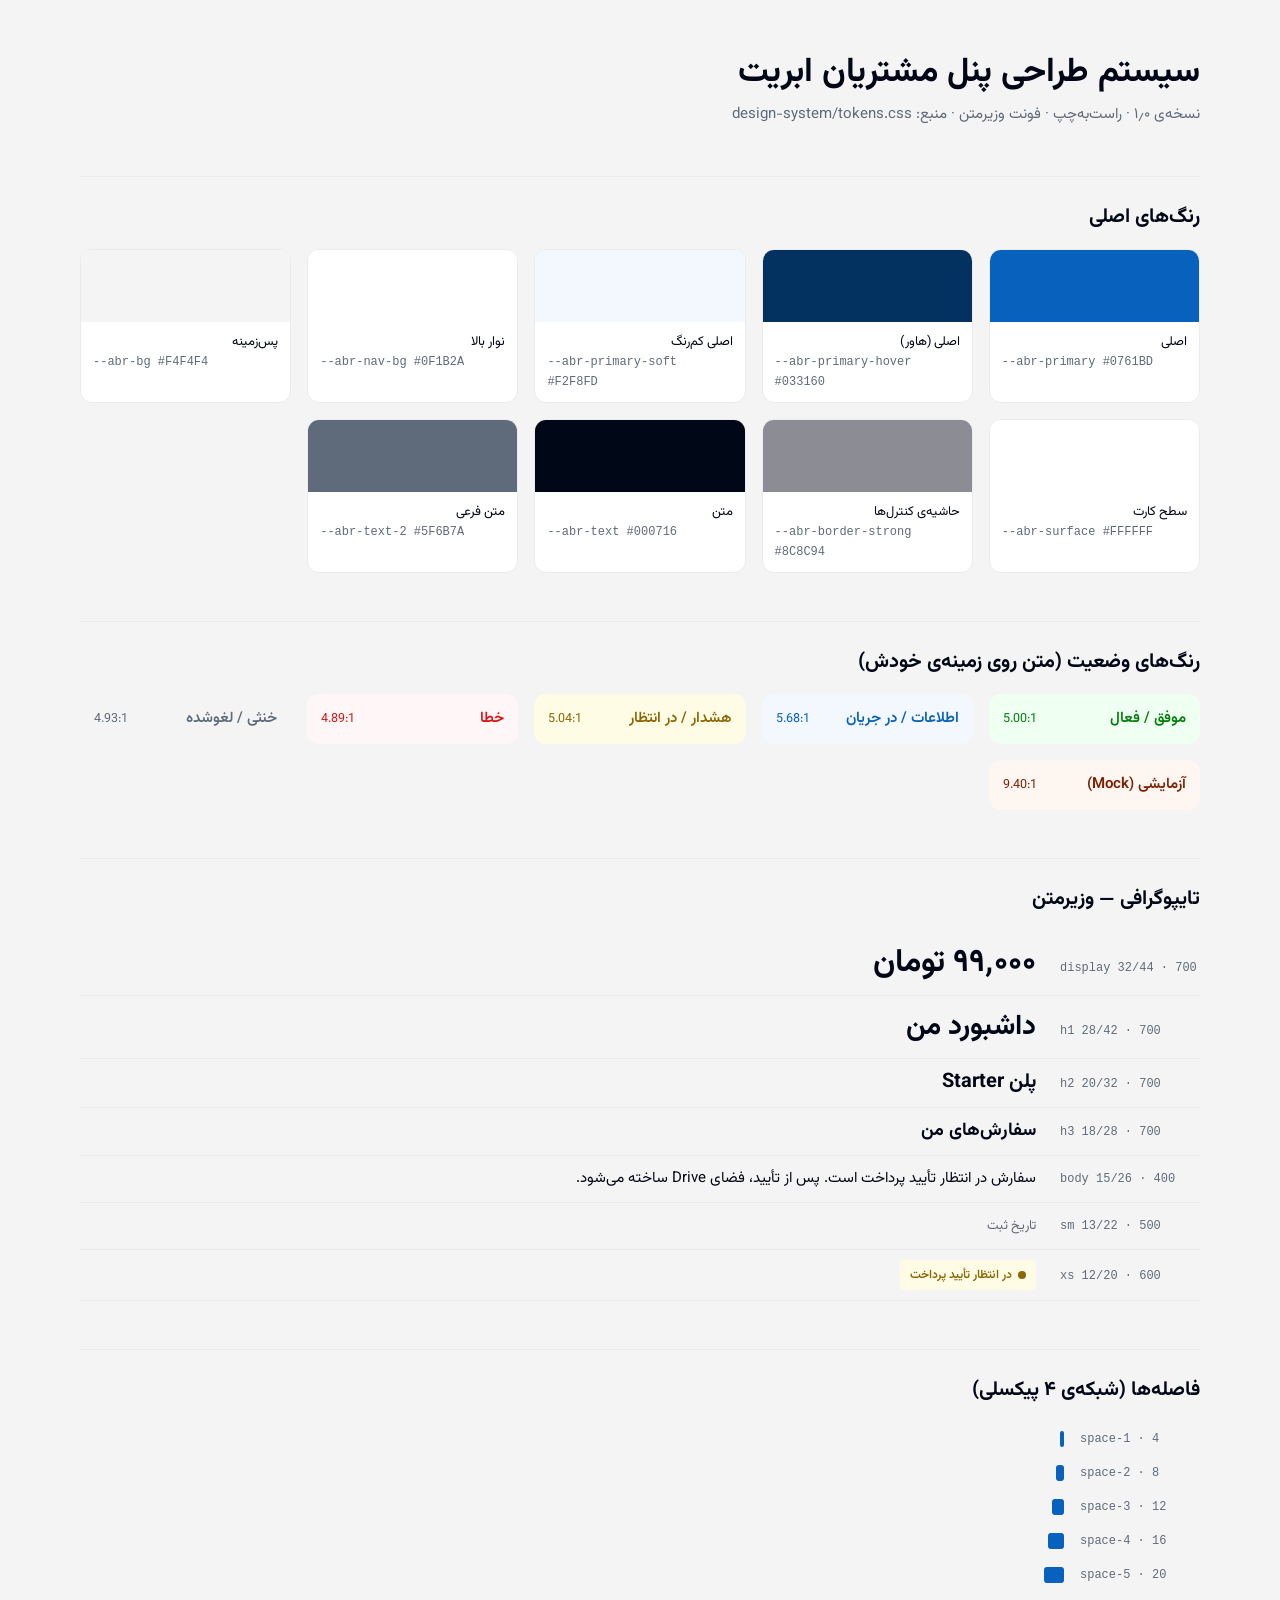
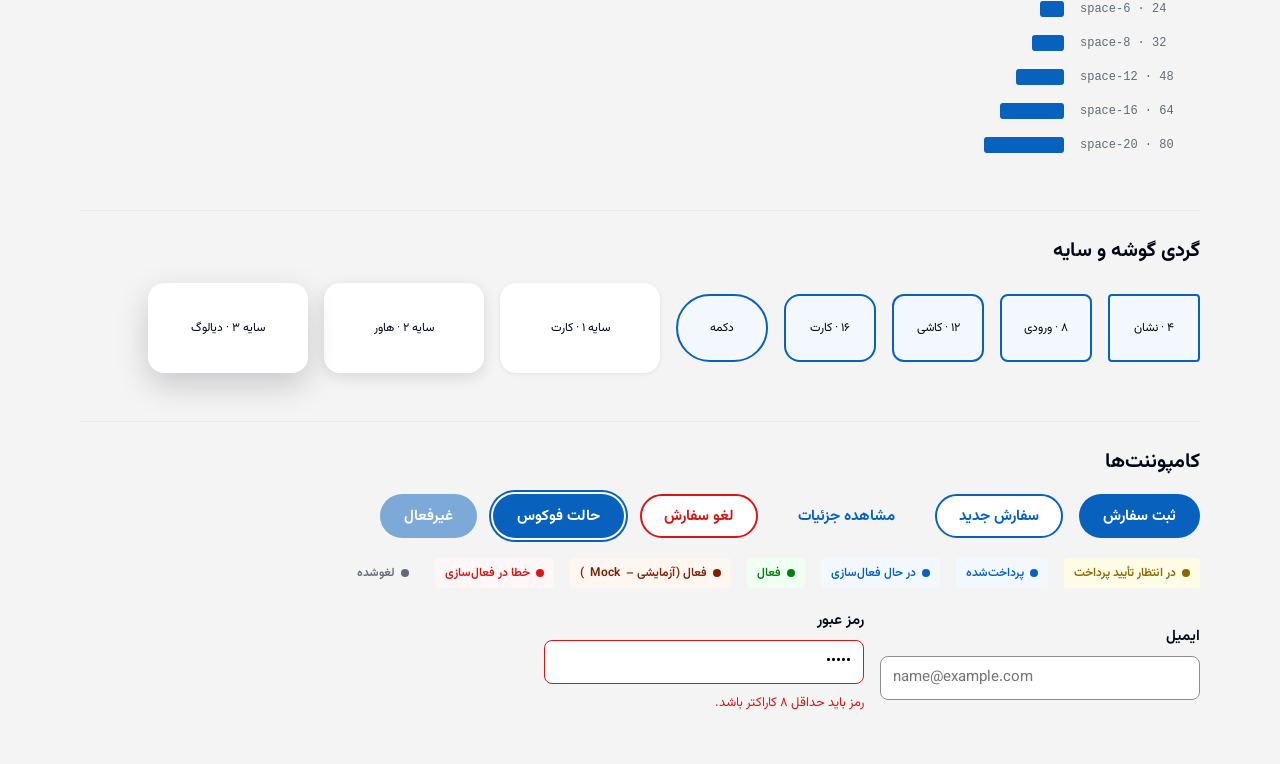
<file: design-system/preview.html>
<!DOCTYPE html>
<html lang="fa" dir="rtl">
<head>
<meta charset="utf-8">
<meta name="viewport" content="width=device-width, initial-scale=1">
<title>AbrIT Design System — preview</title>
<link rel="stylesheet" href="tokens.css">
<style>
body{margin:0;font-family:var(--abr-font);color:var(--abr-text);background:var(--abr-bg);font-size:var(--abr-fs-body);line-height:var(--abr-lh-body)}
.page{max-width:1280px;margin:0 auto;padding:48px 80px}
h1{font-size:var(--abr-fs-h1);line-height:var(--abr-lh-h1);margin:0 0 4px}
h2{font-size:var(--abr-fs-h2);line-height:var(--abr-lh-h2);margin:48px 0 16px;padding-top:24px;border-top:1px solid var(--abr-border)}
.sub{color:var(--abr-text-2);margin:0}
.grid{display:grid;grid-template-columns:repeat(auto-fill,minmax(180px,1fr));gap:16px}
.sw{background:var(--abr-surface);border:1px solid var(--abr-border);border-radius:var(--abr-radius-md);overflow:hidden}
.sw i{display:block;height:72px}
.sw div{padding:10px 12px;font-size:13px;line-height:20px}
.sw code{direction:ltr;display:block;color:var(--abr-text-2);font-size:12px}
.pair{display:flex;align-items:center;justify-content:space-between;padding:12px 14px;border-radius:var(--abr-radius-md);font-weight:600}
.pair small{direction:ltr;font-weight:400}
.type div{display:flex;align-items:baseline;gap:24px;padding:10px 0;border-bottom:1px solid var(--abr-border)}
.type code{direction:ltr;color:var(--abr-text-2);font-size:12px;min-width:140px}
.space div{display:flex;align-items:center;gap:16px;padding:4px 0}
.space i{display:block;height:16px;background:var(--abr-primary);border-radius:3px}
.space code{direction:ltr;font-size:12px;color:var(--abr-text-2);width:120px}
.row{display:flex;gap:16px;flex-wrap:wrap;align-items:center}
.btn{font:700 15px var(--abr-font);border-radius:var(--abr-radius-pill);padding:8px 22px;min-height:44px;border:2px solid transparent}
.p{background:var(--abr-primary);color:#fff}.n{background:#fff;color:var(--abr-primary);border-color:var(--abr-primary)}.l{background:none;color:var(--abr-link)}.d{background:#fff;color:var(--abr-error);border-color:var(--abr-error)}
.badge{display:inline-flex;align-items:center;gap:6px;padding:2px 10px;border-radius:var(--abr-radius-xs);font-size:12px;font-weight:600}
.badge::before{content:"";width:8px;height:8px;border-radius:50%;background:currentColor}
.rad{width:88px;height:64px;background:var(--abr-primary-soft);border:2px solid var(--abr-primary);display:grid;place-items:center;font-size:12px}
.sh{width:160px;height:90px;background:#fff;border-radius:var(--abr-radius-lg);display:grid;place-items:center;font-size:12px}
.field{display:flex;flex-direction:column;gap:6px;width:320px}.field label{font-weight:600}
.field input{font:inherit;border:1px solid var(--abr-border-strong);border-radius:var(--abr-radius-sm);padding:8px 12px}
.field.err input{border-color:var(--abr-error)}.field .msg{color:var(--abr-error);font-size:13px}
.focus{box-shadow:var(--abr-focus-ring)}
</style>
</head>
<body><div class="page">
<h1>سیستم طراحی پنل مشتریان ابریت</h1>
<p class="sub">نسخه‌ی ۱٫۰ · راست‌به‌چپ · فونت وزیرمتن · منبع: <bdi>design-system/tokens.css</bdi></p>

<h2>رنگ‌های اصلی</h2>
<div class="grid">
  <div class="sw"><i style="background:var(--abr-primary)"></i><div>اصلی<code>--abr-primary #0761BD</code></div></div>
  <div class="sw"><i style="background:var(--abr-primary-hover)"></i><div>اصلی (هاور)<code>--abr-primary-hover #033160</code></div></div>
  <div class="sw"><i style="background:var(--abr-primary-soft)"></i><div>اصلی کم‌رنگ<code>--abr-primary-soft #F2F8FD</code></div></div>
  <div class="sw"><i style="background:var(--abr-nav-bg)"></i><div>نوار بالا<code>--abr-nav-bg #0F1B2A</code></div></div>
  <div class="sw"><i style="background:var(--abr-bg)"></i><div>پس‌زمینه<code>--abr-bg #F4F4F4</code></div></div>
  <div class="sw"><i style="background:var(--abr-surface)"></i><div>سطح کارت<code>--abr-surface #FFFFFF</code></div></div>
  <div class="sw"><i style="background:var(--abr-border-strong)"></i><div>حاشیه‌ی کنترل‌ها<code>--abr-border-strong #8C8C94</code></div></div>
  <div class="sw"><i style="background:var(--abr-text)"></i><div>متن<code>--abr-text #000716</code></div></div>
  <div class="sw"><i style="background:var(--abr-text-2)"></i><div>متن فرعی<code>--abr-text-2 #5F6B7A</code></div></div>
</div>

<h2>رنگ‌های وضعیت (متن روی زمینه‌ی خودش)</h2>
<div class="grid">
  <div class="pair" style="color:var(--abr-success);background:var(--abr-success-bg)">موفق / فعال <small>5.00:1</small></div>
  <div class="pair" style="color:var(--abr-info);background:var(--abr-info-bg)">اطلاعات / در جریان <small>5.68:1</small></div>
  <div class="pair" style="color:var(--abr-warning);background:var(--abr-warning-bg)">هشدار / در انتظار <small>5.04:1</small></div>
  <div class="pair" style="color:var(--abr-error);background:var(--abr-error-bg)">خطا <small>4.89:1</small></div>
  <div class="pair" style="color:var(--abr-neutral);background:var(--abr-neutral-bg)">خنثی / لغوشده <small>4.93:1</small></div>
  <div class="pair" style="color:var(--abr-mock);background:var(--abr-mock-bg)">آزمایشی (Mock) <small>9.40:1</small></div>
</div>

<h2>تایپوگرافی — وزیرمتن</h2>
<div class="type">
  <div><code>display 32/44 · 700</code><span style="font-size:32px;line-height:44px;font-weight:700">۹۹٬۰۰۰ تومان</span></div>
  <div><code>h1 28/42 · 700</code><span style="font-size:28px;line-height:42px;font-weight:700">داشبورد من</span></div>
  <div><code>h2 20/32 · 700</code><span style="font-size:20px;font-weight:700">پلن Starter</span></div>
  <div><code>h3 18/28 · 700</code><span style="font-size:18px;font-weight:700">سفارش‌های من</span></div>
  <div><code>body 15/26 · 400</code><span>سفارش در انتظار تأیید پرداخت است. پس از تأیید، فضای Drive ساخته می‌شود.</span></div>
  <div><code>sm 13/22 · 500</code><span style="font-size:13px;color:var(--abr-text-2)">تاریخ ثبت</span></div>
  <div><code>xs 12/20 · 600</code><span class="badge" style="color:var(--abr-warning);background:var(--abr-warning-bg)">در انتظار تأیید پرداخت</span></div>
</div>

<h2>فاصله‌ها (شبکه‌ی ۴ پیکسلی)</h2>
<div class="space">
  <div><code>space-1 · 4</code><i style="width:4px"></i></div><div><code>space-2 · 8</code><i style="width:8px"></i></div>
  <div><code>space-3 · 12</code><i style="width:12px"></i></div><div><code>space-4 · 16</code><i style="width:16px"></i></div>
  <div><code>space-5 · 20</code><i style="width:20px"></i></div><div><code>space-6 · 24</code><i style="width:24px"></i></div>
  <div><code>space-8 · 32</code><i style="width:32px"></i></div><div><code>space-12 · 48</code><i style="width:48px"></i></div>
  <div><code>space-16 · 64</code><i style="width:64px"></i></div><div><code>space-20 · 80</code><i style="width:80px"></i></div>
</div>

<h2>گردی گوشه و سایه</h2>
<div class="row">
  <div class="rad" style="border-radius:4px">۴ · نشان</div><div class="rad" style="border-radius:8px">۸ · ورودی</div><div class="rad" style="border-radius:12px">۱۲ · کاشی</div><div class="rad" style="border-radius:16px">۱۶ · کارت</div><div class="rad" style="border-radius:999px">دکمه</div>
  <div class="sh" style="box-shadow:var(--abr-shadow-1)">سایه ۱ · کارت</div><div class="sh" style="box-shadow:var(--abr-shadow-2)">سایه ۲ · هاور</div><div class="sh" style="box-shadow:var(--abr-shadow-3)">سایه ۳ · دیالوگ</div>
</div>

<h2>کامپوننت‌ها</h2>
<div class="row" style="margin-bottom:20px">
  <button class="btn p">ثبت سفارش</button><button class="btn n">سفارش جدید</button><button class="btn l">مشاهده جزئیات</button><button class="btn d">لغو سفارش</button><button class="btn p focus">حالت فوکوس</button><button class="btn p" disabled style="opacity:.5">غیرفعال</button>
</div>
<div class="row" style="margin-bottom:20px">
  <span class="badge" style="color:var(--abr-warning);background:var(--abr-warning-bg)">در انتظار تأیید پرداخت</span>
  <span class="badge" style="color:var(--abr-info);background:var(--abr-info-bg)">پرداخت‌شده</span>
  <span class="badge" style="color:var(--abr-info);background:var(--abr-info-bg)">در حال فعال‌سازی</span>
  <span class="badge" style="color:var(--abr-success);background:var(--abr-success-bg)">فعال</span>
  <span class="badge" style="color:var(--abr-mock);background:var(--abr-mock-bg)">فعال (آزمایشی – <bdi>Mock</bdi>)</span>
  <span class="badge" style="color:var(--abr-error);background:var(--abr-error-bg)">خطا در فعال‌سازی</span>
  <span class="badge" style="color:var(--abr-neutral);background:var(--abr-neutral-bg)">لغوشده</span>
</div>
<div class="row">
  <div class="field"><label>ایمیل</label><input dir="ltr" placeholder="name@example.com"></div>
  <div class="field err"><label>رمز عبور</label><input type="password" value="12345" aria-invalid="true"><span class="msg">رمز باید حداقل ۸ کاراکتر باشد.</span></div>
</div>
</div></body></html>
</file>
<file: design-system/tokens.css>
/* =========================================================================
   AbrIT Panel — Design System tokens (RTL, Persian)  v1.0
   Single source of truth. Theme, prototype and landing import this file.
   Contrast values are WCAG 2.2 ratios measured by script (see README.md).
   ========================================================================= */

@font-face {
  font-family: "Vazirmatn";
  src: url("fonts/Vazirmatn-Variable.woff2") format("woff2-variations"),
       url("fonts/Vazirmatn-Variable.woff2") format("woff2");
  font-weight: 100 900;
  font-style: normal;
  font-display: swap;
}

:root {
  /* ---------- 1. Primitive palette (do not use directly in components) ---------- */
  --abr-blue-50:  #F2F8FD;
  --abr-blue-100: #D9EBFB;
  --abr-blue-600: #0761BD;   /* 6.08:1 on white, 5.53:1 on gray-50 */
  --abr-blue-800: #033160;
  --abr-gray-0:   #FFFFFF;
  --abr-gray-25:  #F9F9FA;
  --abr-gray-50:  #F4F4F4;
  --abr-gray-200: #E9EBED;
  --abr-gray-400: #8C8C94;
  --abr-gray-500: #B6BEC9;
  --abr-gray-700: #5F6B7A;
  --abr-gray-950: #000716;
  --abr-green-700: #037F0C;  --abr-green-50: #EFFFF1;
  --abr-red-600:   #D91515;  --abr-red-50:   #FFF7F7;
  --abr-amber-700: #8D6605;  --abr-amber-50: #FFFCE6;
  --abr-rust-800:  #7D2105;  --abr-rust-50:  #FEF6F0;

  /* ---------- 2. Semantic colour ---------- */
  --abr-primary:        var(--abr-blue-600);
  --abr-primary-hover:  var(--abr-blue-800);
  --abr-primary-soft:   var(--abr-blue-50);
  --abr-on-primary:     var(--abr-gray-0);       /* 6.08:1 */

  /* bright CTA gradient (E-1 polish). White text: 4.56:1 on the light end, 6.21:1 on the dark end.
     (#2B7BFF from the references measured 3.90:1, so the light end was darkened to #1E6EF5.) */
  --abr-cta-from:       #1E6EF5;
  --abr-cta-to:         #0A58D6;
  --abr-cta-gradient:   linear-gradient(135deg, var(--abr-cta-from) 0%, var(--abr-cta-to) 100%);
  --abr-cta-glow:       0 8px 22px rgba(30, 110, 245, .35);
  --abr-hero-gradient:  linear-gradient(160deg, #EAF3FF 0%, #F8FBFF 100%);   /* hero/welcome card fill */

  /* nav + sidebar share the light content palette (F-1: no dark blocks). Active item = primary on primary-soft. */
  --abr-nav-bg:         var(--abr-gray-0);
  --abr-nav-text:       var(--abr-gray-950);     /* 20.1:1 */
  --abr-nav-muted:      var(--abr-gray-700);     /* 5.43:1 on nav */
  --abr-nav-active-bg:  var(--abr-blue-50);
  --abr-nav-active-text: var(--abr-blue-600);    /* 5.68:1 on active-bg */
  /* signed-in sidebar only (D-32); colours sampled from refrence/09-dashboard-empty.png */
  --abr-side-bg:          #071D33;
  --abr-side-text:        var(--abr-gray-0);       /* 17:1 on side-bg */
  --abr-side-muted:       var(--abr-gray-500);     /* 9:1 on side-bg */
  --abr-side-active-from: #0094FA;                 /* active item, left end */
  --abr-side-active-to:   #0066F9;                 /* active item, right end (under the label) */
  --abr-side-wave-top:    #033A7C;                 /* bottom wave */
  --abr-side-wave-bottom: #032040;

  --abr-bg:             var(--abr-gray-50);
  --abr-surface:        var(--abr-gray-0);
  --abr-subtle:         var(--abr-gray-25);
  --abr-border:         var(--abr-gray-200);     /* decorative only (1.2:1) */
  --abr-border-strong:  var(--abr-gray-400);     /* inputs, controls (3.34:1 ≥ 3:1) */

  --abr-text:           var(--abr-gray-950);     /* 20.1:1 */
  --abr-text-2:         var(--abr-gray-700);     /* 5.43 white · 4.93 bg */
  --abr-link:           var(--abr-blue-600);     /* 6.08 white · 5.53 bg */
  --abr-focus:          var(--abr-blue-600);
  --abr-overlay:        rgba(0, 7, 22, .45);     /* drawer + dialog backdrops (gray-950 @ 45%) */
  --abr-selection-bg:   var(--abr-blue-100);     /* text selection; text stays --abr-text (16.9:1) */

  /* status: fg on its own bg ≥ 4.5:1, never colour alone (always icon/dot + text) */
  --abr-success: var(--abr-green-700); --abr-success-bg: var(--abr-green-50);  /* 5.00 */
  --abr-error:   var(--abr-red-600);   --abr-error-bg:   var(--abr-red-50);    /* 4.89 */
  --abr-warning: var(--abr-amber-700); --abr-warning-bg: var(--abr-amber-50);  /* 5.04 */
  --abr-info:    var(--abr-blue-600);  --abr-info-bg:    var(--abr-blue-50);   /* 5.68 */
  --abr-neutral: var(--abr-gray-700);  --abr-neutral-bg: var(--abr-gray-50);   /* 4.93 */
  --abr-mock:    var(--abr-rust-800);  --abr-mock-bg:    var(--abr-rust-50);   /* 9.40 */

  /* ---------- 3. Typography ---------- */
  --abr-font: "Vazirmatn", Tahoma, "Segoe UI", sans-serif;
  --abr-font-mono: ui-monospace, "Cascadia Code", Consolas, monospace;  /* ids, codes (LTR) */

  /* scale (px / line-height). Persian needs taller lines than Latin. */
  --abr-fs-display: 32px; --abr-lh-display: 44px;   /* prices, stat numbers */
  --abr-fs-h1:      34px; --abr-lh-h1:      50px;   /* page title (mobile: h1-m), weight 800 */
  --abr-fs-h1-m:    24px; --abr-lh-h1-m:    36px;
  --abr-fs-card-title: 26px; --abr-lh-card-title: 40px; /* auth/hero card titles, weight 800 */
  --abr-fs-h2:      20px; --abr-lh-h2:      32px;   /* plan name, section */
  --abr-fs-h3:      18px; --abr-lh-h3:      28px;   /* container title */
  --abr-fs-body:    15px; --abr-lh-body:    26px;   /* default */
  --abr-fs-sm:      13px; --abr-lh-sm:      22px;   /* labels, notes, table head */
  --abr-fs-xs:      12px; --abr-lh-xs:      20px;   /* badges, captions — minimum size */
  --abr-fw-regular: 400; --abr-fw-medium: 500; --abr-fw-semibold: 600; --abr-fw-bold: 700; --abr-fw-heavy: 800;

  /* ---------- 4. Spacing (4-pt grid) ---------- */
  --abr-space-1: 4px;  --abr-space-2: 8px;  --abr-space-3: 12px; --abr-space-4: 16px;
  --abr-space-5: 20px; --abr-space-6: 24px; --abr-space-8: 32px; --abr-space-10: 40px;
  --abr-space-12: 48px; --abr-space-16: 64px; --abr-space-20: 80px;

  /* layout */
  --abr-page-pad-x: 80px;     /* desktop; 32px ≤1024; 16px ≤640 */
  --abr-content-max: 1280px;
  --abr-gutter: 24px;         /* 16px ≤640 */
  --abr-nav-h: 56px;
  --abr-tap-min: 44px;        /* WCAG 2.5.8 + comfortable touch */

  /* ---------- 5. Radius ---------- */
  --abr-radius-xs: 4px;    /* badge */
  --abr-radius-sm: 8px;    /* input */
  --abr-radius-md: 12px;   /* tile, alert */
  --abr-radius-lg: 16px;   /* card, container */
  --abr-radius-pill: 999px;/* button, chip */

  /* ---------- 6. Elevation ---------- */
  --abr-shadow-1: 0 1px 4px rgba(0, 7, 22, .08);    /* cards */
  --abr-shadow-2: 0 4px 16px rgba(0, 7, 22, .12);   /* hover lift, menus */
  --abr-shadow-3: 0 12px 32px rgba(0, 7, 22, .18);  /* dialogs */

  /* ---------- 7. Motion ---------- */
  --abr-dur-fast: 120ms; --abr-dur-base: 200ms; --abr-dur-slow: 320ms;
  --abr-ease: cubic-bezier(.2, 0, 0, 1);

  /* ---------- 8. Focus ---------- */
  --abr-focus-ring: 0 0 0 2px var(--abr-surface), 0 0 0 4px var(--abr-focus);

  /* ---------- 9. Z-index ---------- */
  --abr-z-nav: 100; --abr-z-menu: 200; --abr-z-toast: 300; --abr-z-dialog: 400;
}

/* Breakpoints (use in @media; custom properties can't be used in media queries):
   sm ≤ 640px (phone) · md ≤ 1024px (tablet) · lg > 1024px (desktop, design width 1440) */

@media (prefers-reduced-motion: reduce) {
  :root { --abr-dur-fast: 0ms; --abr-dur-base: 0ms; --abr-dur-slow: 0ms; }
}
</file>
